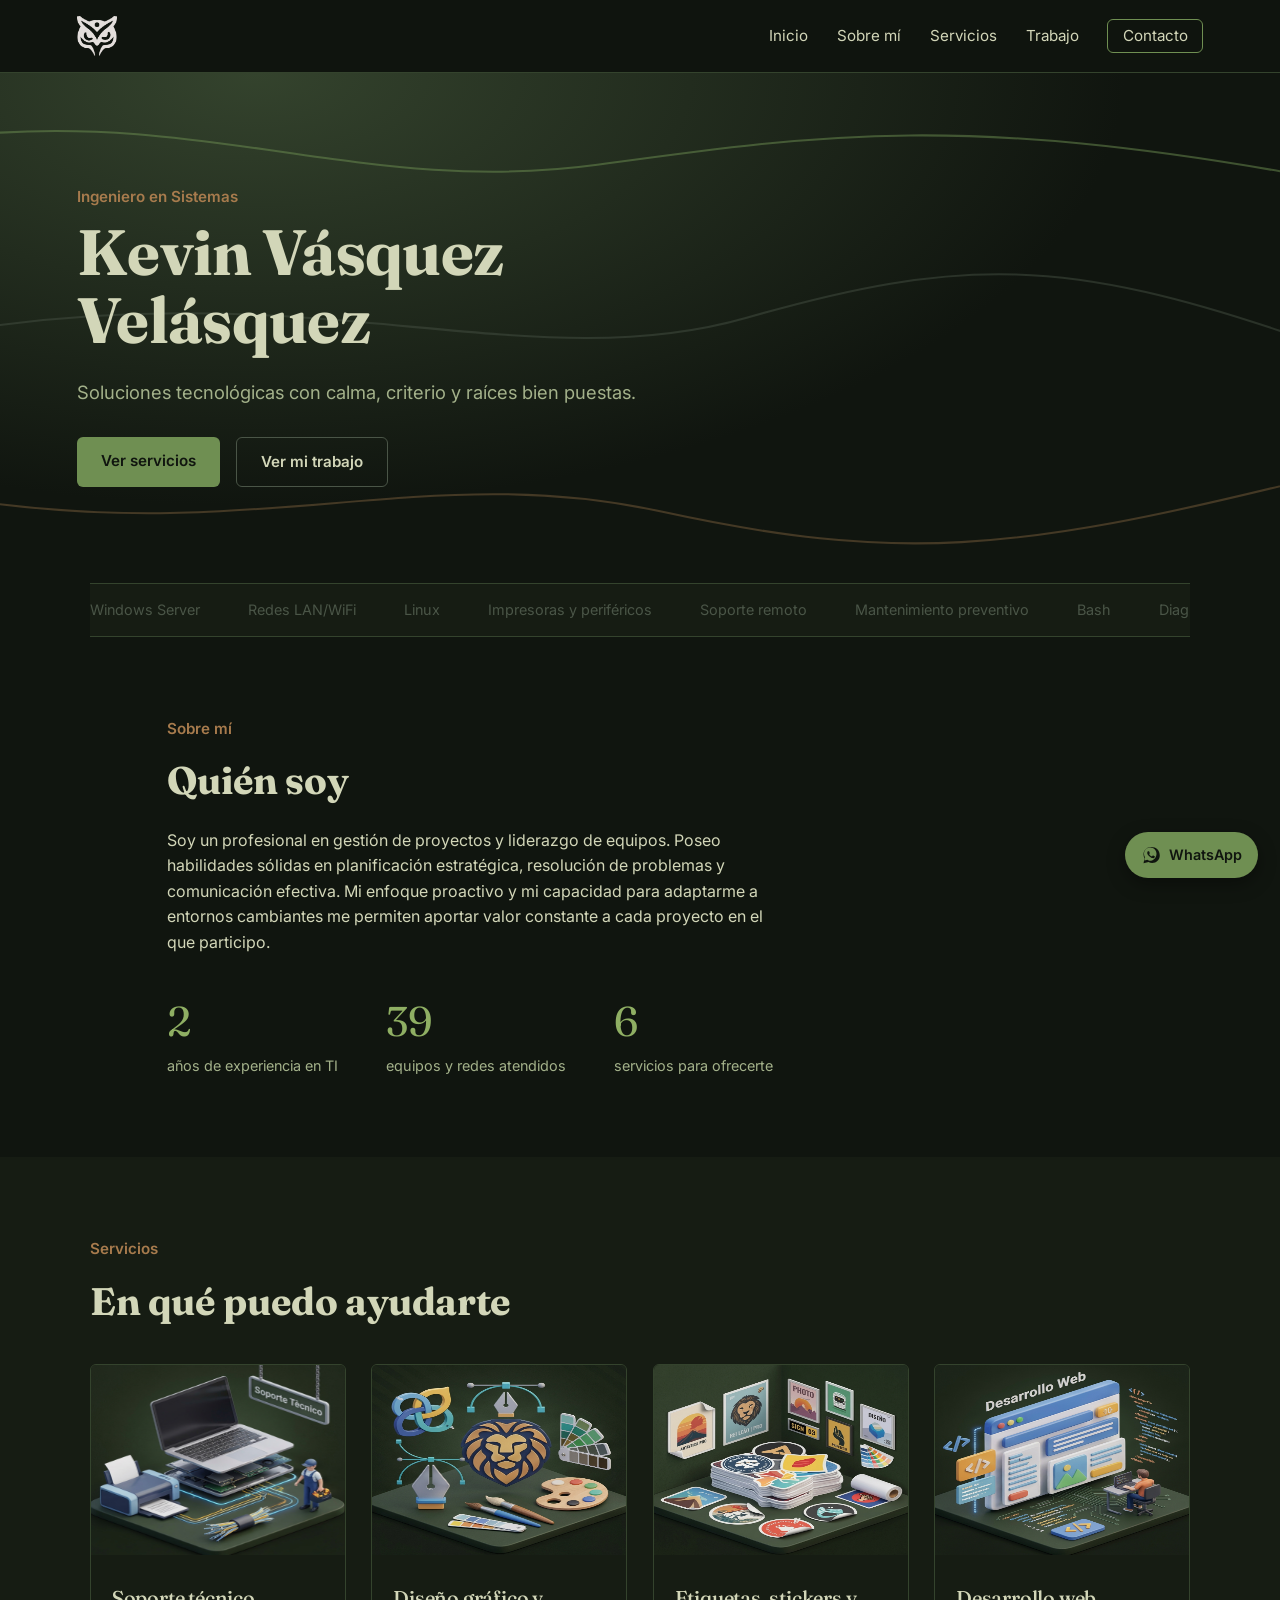
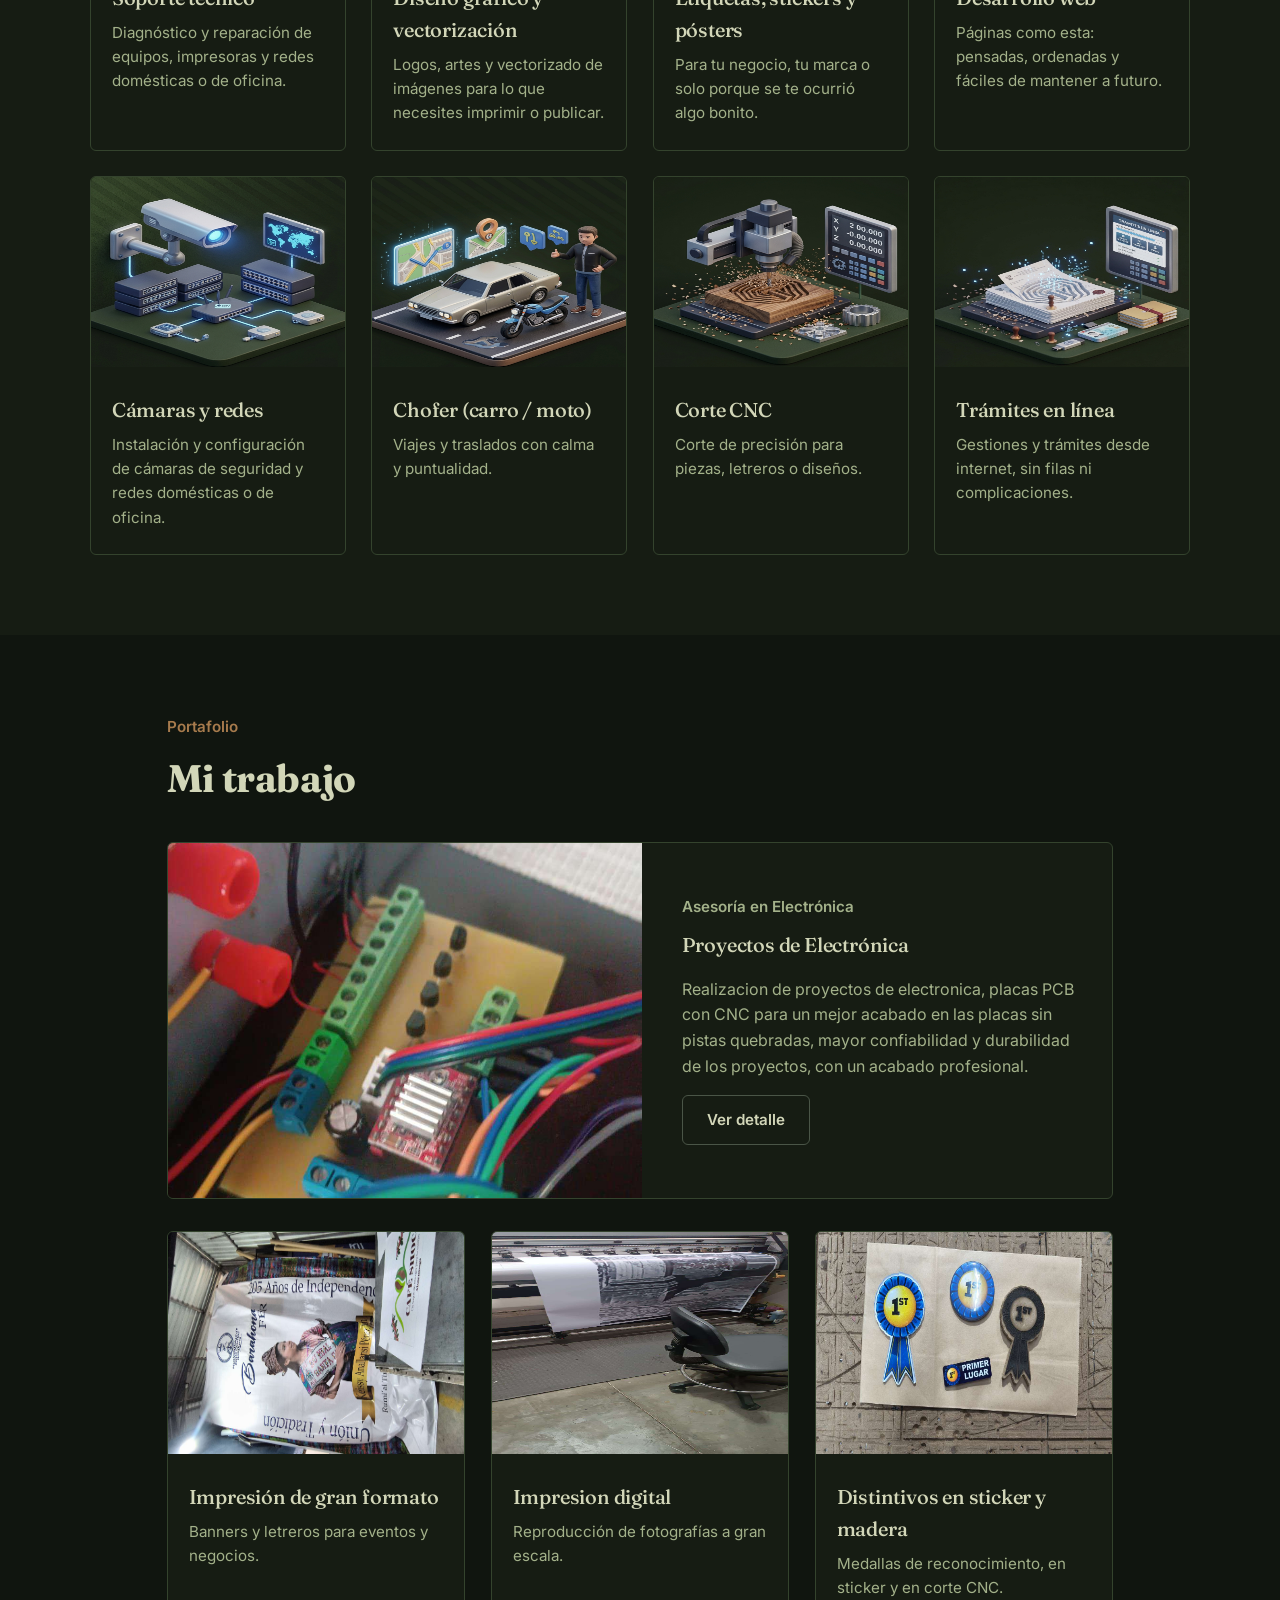
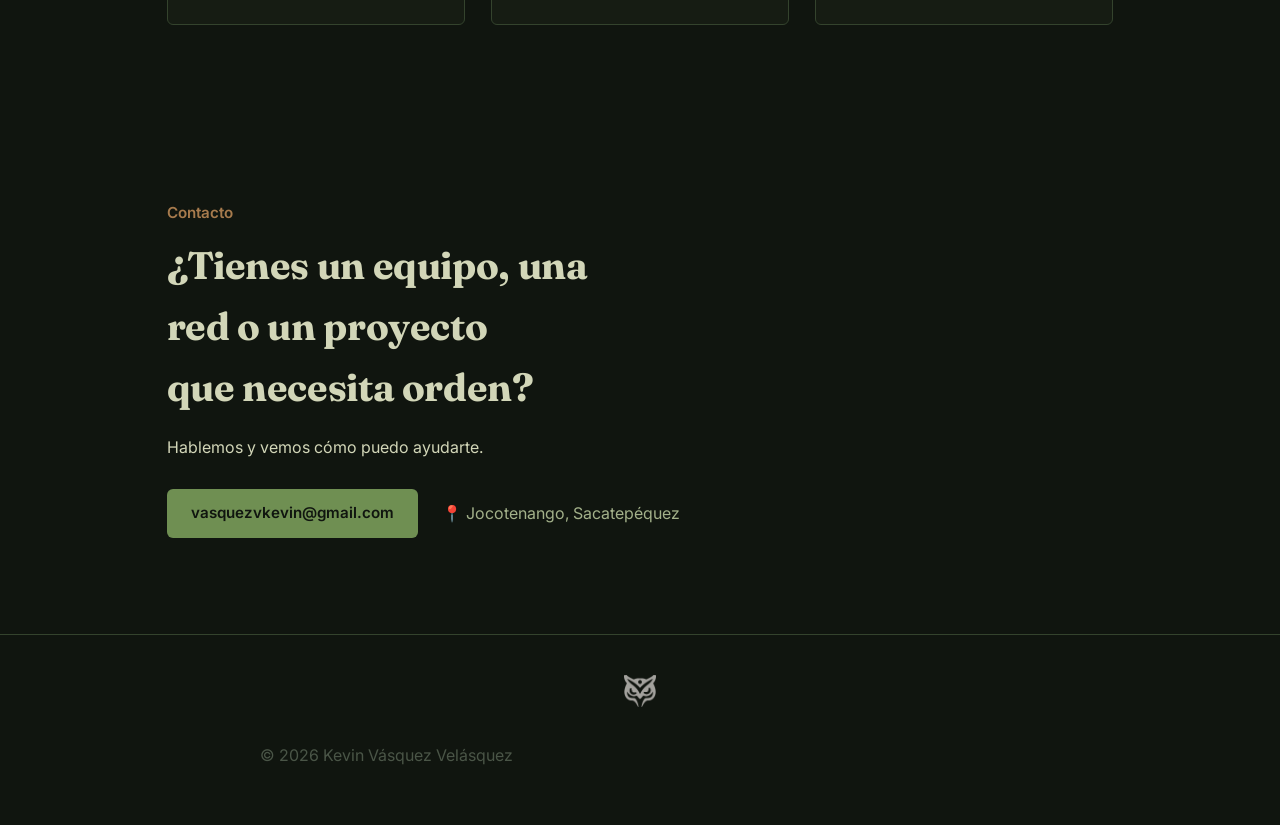
<file: index.html>
<!DOCTYPE html>
<html lang="es">
<head>
<meta charset="UTF-8">
<meta name="viewport" content="width=device-width, initial-scale=1.0">
<title>Kevin Vásquez | Ingeniero en Sistemas</title>
<link rel="preconnect" href="https://fonts.googleapis.com">
<link href="https://fonts.googleapis.com/css2?family=Fraunces:wght@500;700&family=Inter:wght@400;500;600&display=swap" rel="stylesheet">
<link rel="stylesheet" href="css/base.css">
<link rel="stylesheet" href="css/components.css">
<link rel="stylesheet" href="css/home.css">
</head>
<body>
<nav>
  <div class="nav-marca">
    <a href="index.html#inicio"><img class="logoSuperior" src="img/logo.png" alt="Logotipo de Kevin Vásquez"></a>
  </div>
  <button class="nav-toggle" id="navToggle" aria-label="Abrir menú" aria-expanded="false">
    <span></span><span></span><span></span>
  </button>
  <ul class="nav-links" id="navLinks">
    <li><a href="index.html#inicio">Inicio</a></li>
    <li><a href="index.html#perfil">Sobre mí</a></li>
    <li><a href="index.html#servicios">Servicios</a></li>
    <li><a href="index.html#trabajo">Trabajo</a></li>
    <!--<li><a href="trayectoria/index.html">Trayectoria</a></li>-->
    <li><a href="index.html#contacto" class="nav-cta">Contacto</a></li>
  </ul>
</nav>


<header id="inicio">
  <!-- Raíces animadas de fondo: se dibujan solas al cargar la página -->
  <svg class="hero-raices" viewBox="0 0 1200 500" preserveAspectRatio="none" aria-hidden="true">
    <path class="raiz raiz-1" d="M -20 60 C 200 40, 350 120, 560 90 S 900 40, 1220 100" />
    <path class="raiz raiz-2" d="M -20 420 C 250 460, 400 380, 620 430 S 950 470, 1220 400" />
    <path class="raiz raiz-3" d="M -20 250 C 300 200, 500 300, 700 240 S 1000 180, 1220 260" />
  </svg>

  <div class="hero-contenido">
    <p class="eyebrow" data-anim="1">Ingeniero en Sistemas</p>
    <h1 data-anim="2">Kevin Vásquez Velásquez</h1>
    <p class="tagline" data-anim="3">Soluciones tecnológicas con calma, criterio y raíces bien puestas.</p>
    <div class="hero-botones" data-anim="4">
      <a href="#servicios" class="boton boton-primario">Ver servicios</a>
      <a href="#trabajo" class="boton boton-secundario">Ver mi trabajo</a>
    </div>
  </div>
</header>

<main>

  <!-- Cinta de herramientas / tecnologías, estilo "logos de clientes" pero con tu stack -->
  <section class="cinta-stack" aria-label="Herramientas y tecnologías">
    <div class="cinta-track">
      <span>Windows Server</span><span>Redes LAN/WiFi</span><span>Linux</span><span>Impresoras y periféricos</span>
      <span>Soporte remoto</span><span>Mantenimiento preventivo</span><span>Bash</span><span>Diagnóstico de hardware</span>
      <!-- duplicado para el loop continuo -->
      <span>Windows Server</span><span>Redes LAN/WiFi</span><span>Linux</span><span>Impresoras y periféricos</span>
      <span>Soporte remoto</span><span>Mantenimiento preventivo</span><span>Bash</span><span>Diagnóstico de hardware</span>
    </div>
  </section>

  <section id="perfil">
    <p class="eyebrow">Sobre mí</p>
    <h2>Quién soy</h2>
    <p>
      Soy un profesional en gestión de proyectos y liderazgo de equipos.
      Poseo habilidades sólidas en planificación estratégica, resolución
      de problemas y comunicación efectiva. Mi enfoque proactivo y mi
      capacidad para adaptarme a entornos cambiantes me permiten aportar
      valor constante a cada proyecto en el que participo.
    </p>

    <div class="stats-fila">
      <div class="stat">
        <span class="stat-numero" data-target="2">0</span>
        <span class="stat-label">años de experiencia en TI</span>
      </div>
      <div class="stat">
        <span class="stat-numero" data-target="50">0</span>
        <span class="stat-label">equipos y redes atendidos</span>
      </div>
      <div class="stat">
        <span class="stat-numero" data-target="8">0</span>
        <span class="stat-label">servicios para ofrecerte</span>
      </div>
    </div>
  </section>

  <section id="servicios" class="seccion-alt">
    <p class="eyebrow">Servicios</p>
    <h2>En qué puedo ayudarte</h2>


    <div class="grid-servicios">
      <a class="tarjeta-servicio" href="servicios/soporte-tecnico.html">
        <img class="tarjeta-imagen" src="img/servicio-soporte.jpg" alt="Soporte técnico" loading="lazy">
        <div class="tarjeta-texto">
          <h3>Soporte técnico</h3>
          <p>Diagnóstico y reparación de equipos, impresoras y redes domésticas o de oficina.</p>
        </div>
      </a>

      <a class="tarjeta-servicio" href="servicios/diseno-grafico.html">
        <img class="tarjeta-imagen" src="img/servicio-diseno.jpg" alt="Diseño gráfico y vectorización" loading="lazy">
        <div class="tarjeta-texto">
          <h3>Diseño gráfico y vectorización</h3>
          <p>Logos, artes y vectorizado de imágenes para lo que necesites imprimir o publicar.</p>
        </div>
      </a>

      <a class="tarjeta-servicio" href="servicios/etiquetas-stickers.html">
        <img class="tarjeta-imagen" src="img/servicio-stickers.jpg" alt="Etiquetas, stickers y pósters" loading="lazy">
        <div class="tarjeta-texto">
          <h3>Etiquetas, stickers y pósters</h3>
          <p>Para tu negocio, tu marca o solo porque se te ocurrió algo bonito.</p>
        </div>
      </a>

      <a class="tarjeta-servicio" href="servicios/desarrollo-web.html">
        <img class="tarjeta-imagen" src="img/servicio-web.jpg" alt="Desarrollo web" loading="lazy">
        <div class="tarjeta-texto">
          <h3>Desarrollo web</h3>
          <p>Páginas como esta: pensadas, ordenadas y fáciles de mantener a futuro.</p>
        </div>
      </a>

      <a class="tarjeta-servicio" href="servicios/camaras-redes.html">
        <img class="tarjeta-imagen" src="img/servicio-camaras.jpg" alt="Cámaras y redes" loading="lazy">
        <div class="tarjeta-texto">
          <h3>Cámaras y redes</h3>
          <p>Instalación y configuración de cámaras de seguridad y redes domésticas o de oficina.</p>
        </div>
      </a>

      <a class="tarjeta-servicio" href="servicios/chofer.html">
        <img class="tarjeta-imagen" src="img/servicio-chofer.jpg" alt="Chofer (carro / moto)" loading="lazy">
        <div class="tarjeta-texto">
          <h3>Chofer (carro / moto)</h3>
          <p>Viajes y traslados con calma y puntualidad.</p>
        </div>
      </a>

      <a class="tarjeta-servicio" href="servicios/corte-cnc.html">
        <img class="tarjeta-imagen" src="img/servicio-cnc.jpg" alt="Corte CNC" loading="lazy">
        <div class="tarjeta-texto">
          <h3>Corte CNC</h3>
          <p>Corte de precisión para piezas, letreros o diseños.</p>
        </div>
      </a>

      <a class="tarjeta-servicio" href="servicios/tramites-en-linea.html">
        <img class="tarjeta-imagen" src="img/servicio-tramites.jpg" alt="Trámites en línea" loading="lazy">
        <div class="tarjeta-texto">
          <h3>Trámites en línea</h3>
          <p>Gestiones y trámites desde internet, sin filas ni complicaciones.</p>
        </div>
      </a>
    </div>
  </section>

  <section id="trabajo">
    <p class="eyebrow">Portafolio</p>
    <h2>Mi trabajo</h2>

    <!-- Proyecto destacado, como el "caso de éxito" grande de btodigital -->
    <article class="proyecto-destacado">
      <img class="proyecto-imagen" src="img/trabajo-destacado.jpg" alt="Proyecto de electrónica con Arduino">
      <div class="proyecto-texto">
        <p class="eyebrow">Asesoría en Electrónica</p>
        <h3>Proyectos de Electrónica</h3>
        <p>
          Realizacion de proyectos de electronica, placas PCB con CNC para un mejor acabado
          en las placas sin pistas quebradas, mayor confiabilidad y durabilidad de los proyectos, con un acabado profesional.
        </p>
        <a href="#contacto" class="boton boton-secundario">Ver detalle</a>
      </div>
    </article>

    <div class="grid-servicios">
      <article class="tarjeta-servicio">
        <img class="tarjeta-imagen" src="img/trabajo-banner.jpg" alt="Banner e impresión de gran formato">
        <div class="tarjeta-texto">
          <h3>Impresión de gran formato</h3>
          <p>Banners y letreros para eventos y negocios.</p>
        </div>
      </article>
      <article class="tarjeta-servicio">
        <img class="tarjeta-imagen" src="img/trabajo-lona.jpg" alt="Impresión de lona fotográfica">
        <div class="tarjeta-texto">
          <h3>Impresion digital</h3>
          <p>Reproducción de fotografías a gran escala.</p>
        </div>
      </article>
      <article class="tarjeta-servicio">
        <img class="tarjeta-imagen" src="img/trabajo-medallas.jpg" alt="Medallas y distintivos en sticker y madera">
        <div class="tarjeta-texto">
          <h3>Distintivos en sticker y madera</h3>
          <p>Medallas de reconocimiento, en sticker y en corte CNC.</p>
        </div>
      </article>
    </div>
  </section>

  <!-- Blog aún no habilitado — descomentar cuando haya contenido real
  <section class="blog-teaser">
    <div class="blog-teaser-caja">
      <div>
        <p class="eyebrow">Blog</p>
        <h2>Fuera de horario</h2>
        <p>Un lado más personal, aparte de lo profesional — historias, ideas y lo que se me ocurra escribir.</p>
      </div>
      <a href="blog/index.html" class="boton boton-secundario">Ver el blog</a>
    </div>
  </section>
  -->

  <section id="contacto" class="contacto-final">
    <p class="eyebrow">Contacto</p>
    <h2>¿Tienes un equipo, una red o un proyecto<br>que necesita orden?</h2>
    <p>Hablemos y vemos cómo puedo ayudarte.</p>
    <div class="contacto-datos">
      <a href="mailto:vasquezvkevin@gmail.com" class="boton boton-primario">vasquezvkevin@gmail.com</a>
      <p class="contacto-ubicacion">📍 Jocotenango, Sacatepéquez</p>
    </div>
  </section>

</main>

<footer>
  <img class="logoFooter" src="img/logo.png" alt="Logotipo de Kevin Vásquez">
  <p>© 2026 Kevin Vásquez Velásquez</p>
</footer>

<script type="module" src="js/main.js"></script>
</body>
</html>
</file>
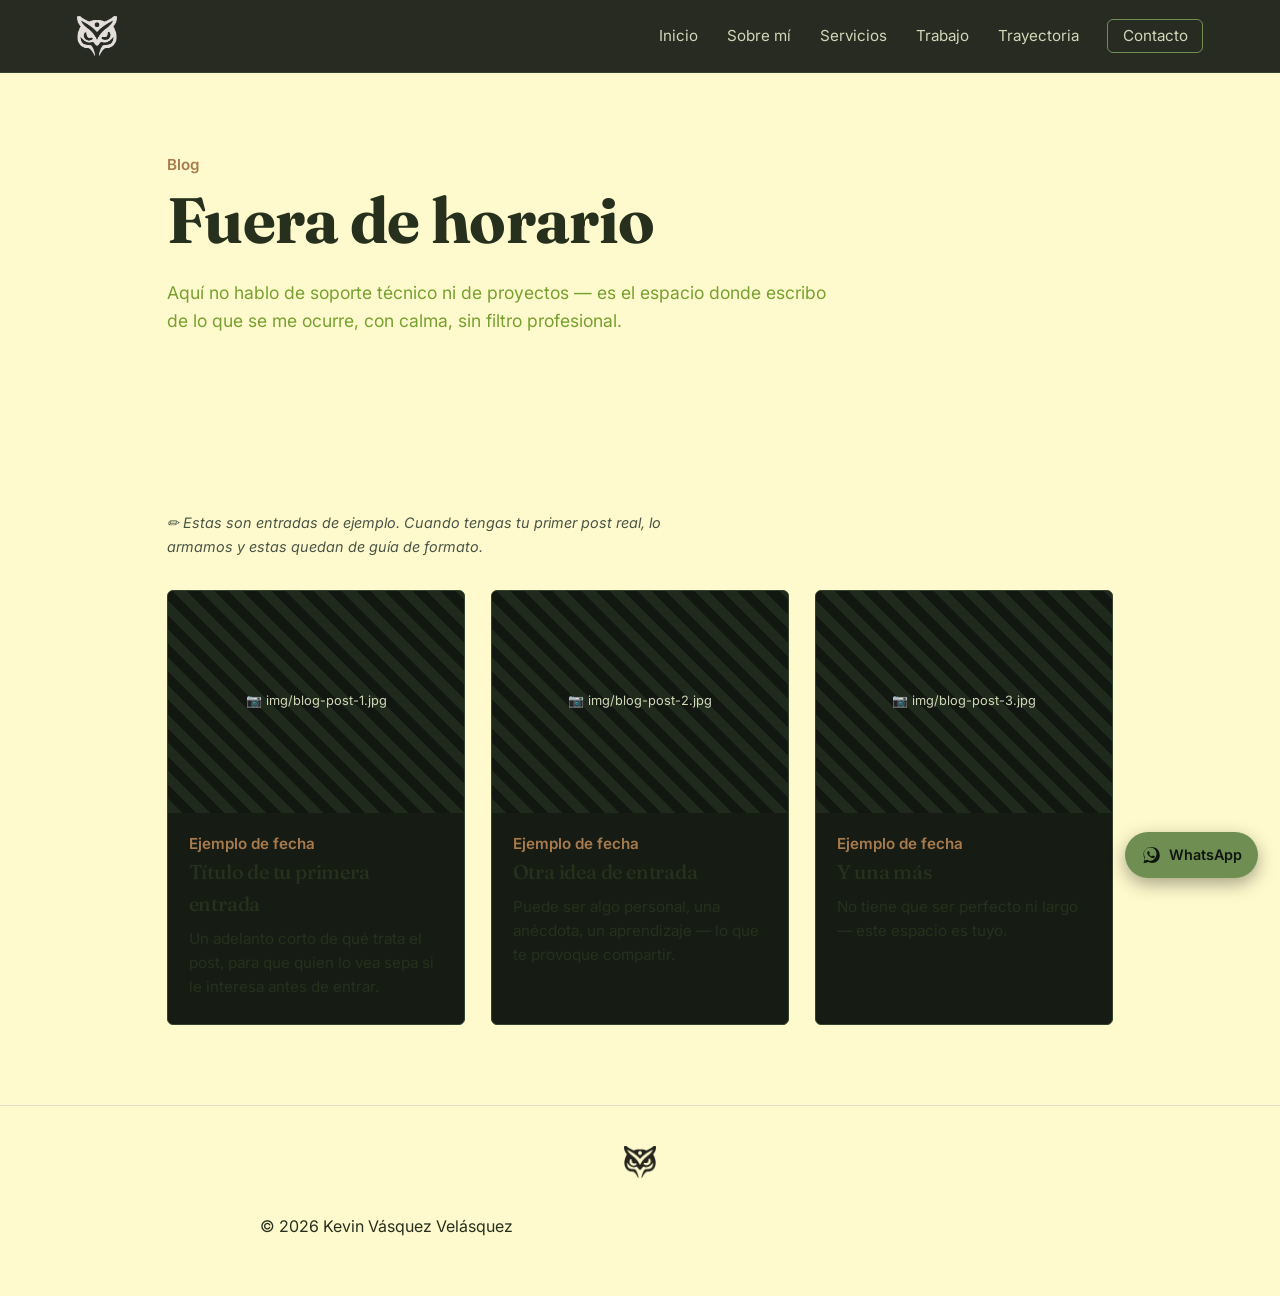
<file: blog/index.html>
<!DOCTYPE html>
<html lang="es">
<head>
<meta charset="UTF-8">
<meta name="viewport" content="width=device-width, initial-scale=1.0">
<title>Blog | Kevin Vásquez</title>
<link rel="preconnect" href="https://fonts.googleapis.com">
<link href="https://fonts.googleapis.com/css2?family=Fraunces:wght@500;700&family=Inter:wght@400;500;600&display=swap" rel="stylesheet">
<link rel="stylesheet" href="../css/base.css">
<link rel="stylesheet" href="../css/components.css">
<link rel="stylesheet" href="../css/servicio.css">
</head>
<body class="pagina-interna">
<nav>
  <div class="nav-marca">
    <a href="../index.html#inicio"><img class="logoSuperior" src="../img/logo.png" alt="Logotipo de Kevin Vásquez"></a>
  </div>
  <button class="nav-toggle" id="navToggle" aria-label="Abrir menú" aria-expanded="false">
    <span></span><span></span><span></span>
  </button>
  <ul class="nav-links" id="navLinks">
    <li><a href="../index.html#inicio">Inicio</a></li>
    <li><a href="../index.html#perfil">Sobre mí</a></li>
    <li><a href="../index.html#servicios">Servicios</a></li>
    <li><a href="../index.html#trabajo">Trabajo</a></li>
    <li><a href="../trayectoria/index.html">Trayectoria</a></li>
    <li><a href="../index.html#contacto" class="nav-cta">Contacto</a></li>
  </ul>
</nav>


<section class="servicio-hero">
  <p class="eyebrow">Blog</p>
  <h1>Fuera de horario</h1>
  <p class="resumen">
    Aquí no hablo de soporte técnico ni de proyectos — es el espacio donde
    escribo de lo que se me ocurre, con calma, sin filtro profesional.
  </p>
</section>

<section>
  <p class="nota-editar">✏️ Estas son entradas de ejemplo. Cuando tengas tu primer post real, lo armamos y estas quedan de guía de formato.</p>

  <div class="grid-servicios">
    <a class="tarjeta-servicio" href="#">
      <div class="tarjeta-imagen placeholder-img" data-placeholder="img/blog-post-1.jpg"></div>
      <div class="tarjeta-texto">
        <p class="eyebrow">Ejemplo de fecha</p>
        <h3>Título de tu primera entrada</h3>
        <p>Un adelanto corto de qué trata el post, para que quien lo vea sepa si le interesa antes de entrar.</p>
      </div>
    </a>

    <a class="tarjeta-servicio" href="#">
      <div class="tarjeta-imagen placeholder-img" data-placeholder="img/blog-post-2.jpg"></div>
      <div class="tarjeta-texto">
        <p class="eyebrow">Ejemplo de fecha</p>
        <h3>Otra idea de entrada</h3>
        <p>Puede ser algo personal, una anécdota, un aprendizaje — lo que te provoque compartir.</p>
      </div>
    </a>

    <a class="tarjeta-servicio" href="#">
      <div class="tarjeta-imagen placeholder-img" data-placeholder="img/blog-post-3.jpg"></div>
      <div class="tarjeta-texto">
        <p class="eyebrow">Ejemplo de fecha</p>
        <h3>Y una más</h3>
        <p>No tiene que ser perfecto ni largo — este espacio es tuyo.</p>
      </div>
    </a>
  </div>
</section>

<footer>
  <img class="logoFooter" src="../img/logo.png" alt="Logotipo de Kevin Vásquez">
  <p>© 2026 Kevin Vásquez Velásquez</p>
</footer>

<script type="module" src="../js/main.js"></script>
</body>
</html>
</file>
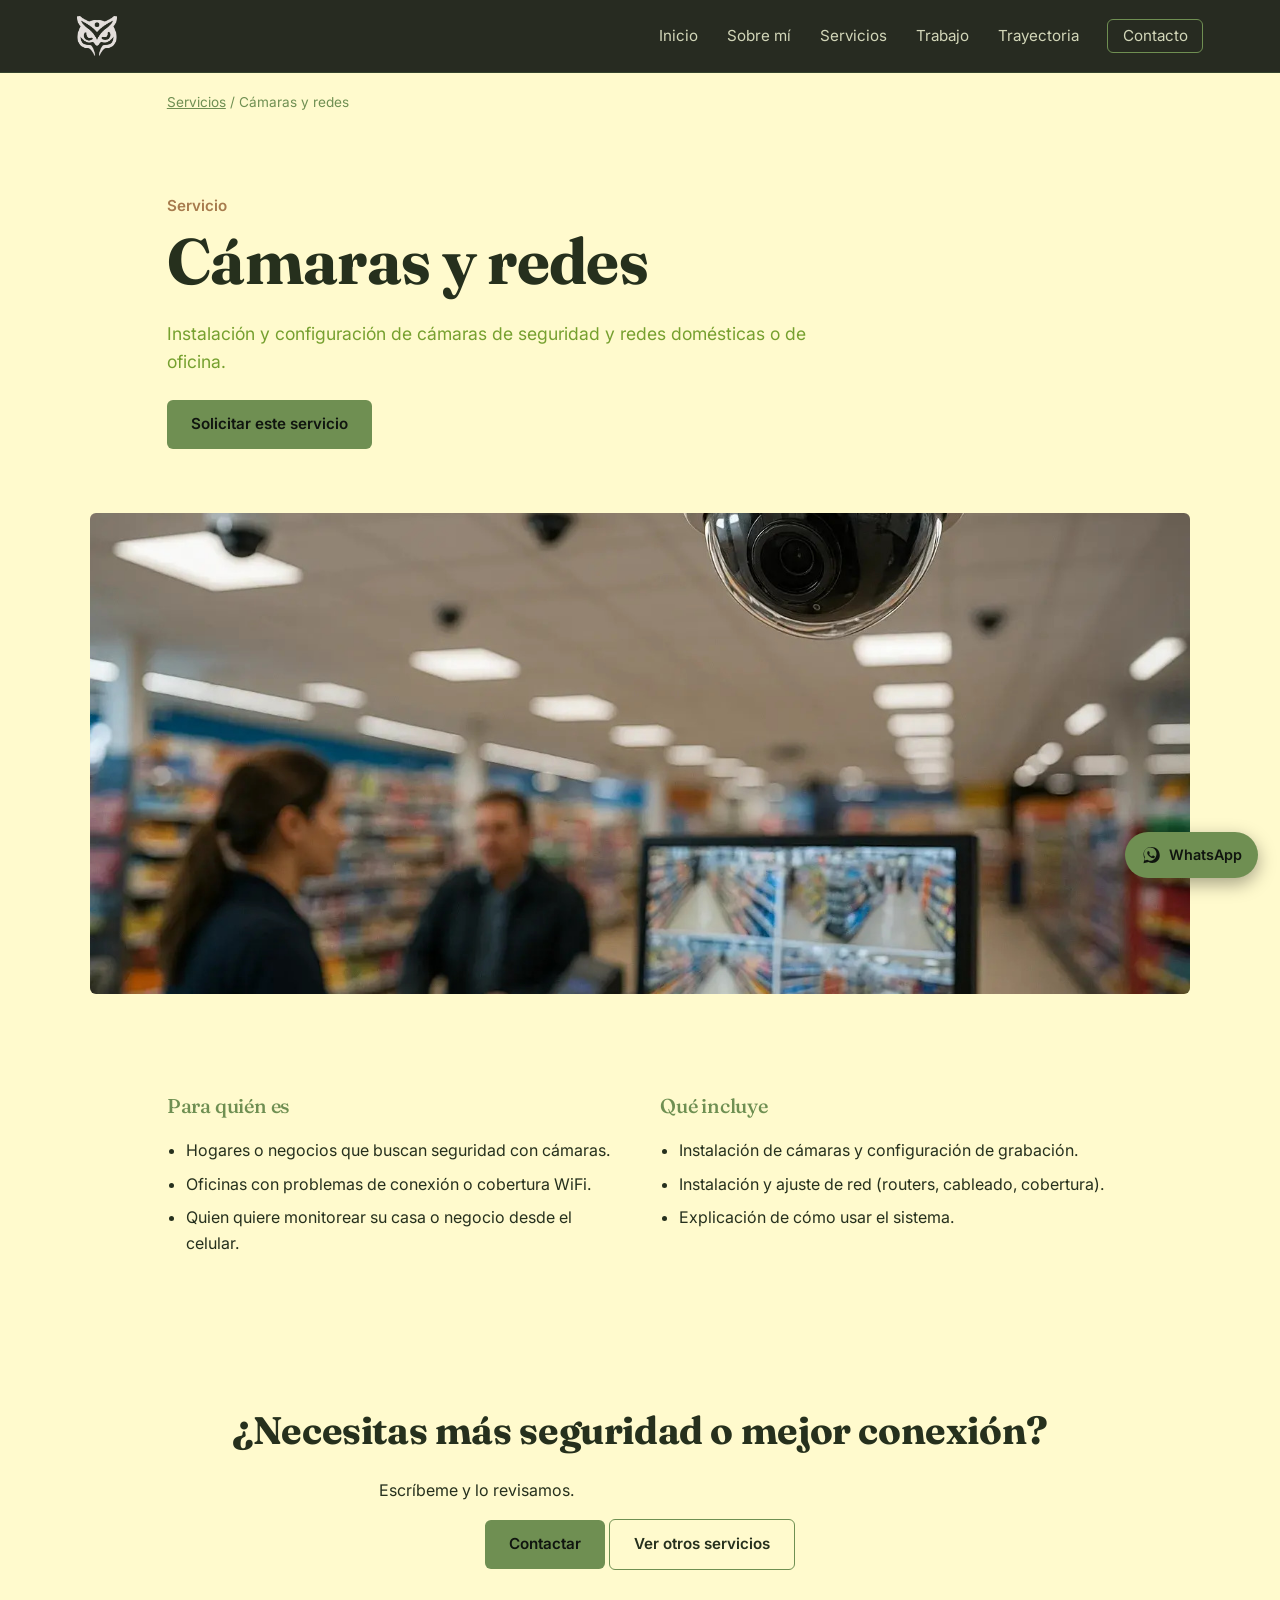
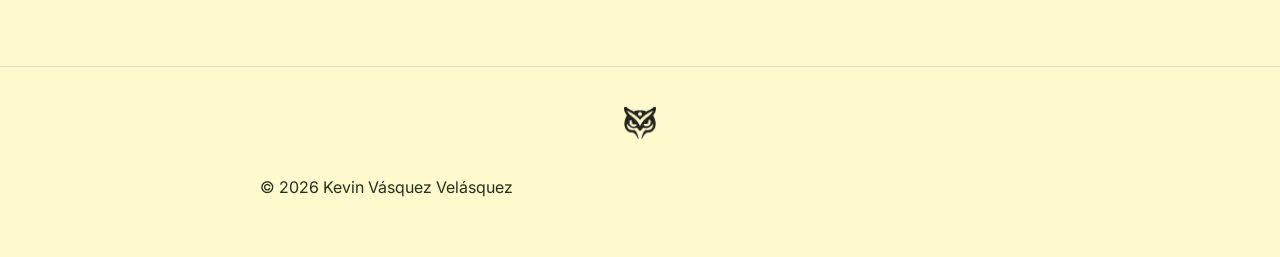
<file: servicios/camaras-redes.html>
<!DOCTYPE html>
<html lang="es">
<head>
<meta charset="UTF-8">
<meta name="viewport" content="width=device-width, initial-scale=1.0">
<title>Cámaras y redes | Kevin Vásquez</title>
<link rel="preconnect" href="https://fonts.googleapis.com">
<link href="https://fonts.googleapis.com/css2?family=Fraunces:wght@500;700&family=Inter:wght@400;500;600&display=swap" rel="stylesheet">
<link rel="stylesheet" href="../css/base.css">
<link rel="stylesheet" href="../css/components.css">
<link rel="stylesheet" href="../css/servicio.css">
</head>
<body class="pagina-interna">
<nav>
  <div class="nav-marca">
    <a href="../index.html#inicio"><img class="logoSuperior" src="../img/logo.png" alt="Logotipo de Kevin Vásquez"></a>
  </div>
  <button class="nav-toggle" id="navToggle" aria-label="Abrir menú" aria-expanded="false">
    <span></span><span></span><span></span>
  </button>
  <ul class="nav-links" id="navLinks">
    <li><a href="../index.html#inicio">Inicio</a></li>
    <li><a href="../index.html#perfil">Sobre mí</a></li>
    <li><a href="../index.html#servicios">Servicios</a></li>
    <li><a href="../index.html#trabajo">Trabajo</a></li>
    <li><a href="../trayectoria/index.html">Trayectoria</a></li>
    <li><a href="../index.html#contacto" class="nav-cta">Contacto</a></li>
  </ul>
</nav>


<p class="migas"><a href="../index.html#servicios">Servicios</a> / Cámaras y redes</p>

<section class="servicio-hero">
  <p class="eyebrow">Servicio</p>
  <h1>Cámaras y redes</h1>
  <p class="resumen">
    Instalación y configuración de cámaras de seguridad y redes domésticas
    o de oficina.
  </p>
  <div class="hero-botones">
    <a href="../index.html#contacto" class="boton boton-primario">Solicitar este servicio</a>
  </div>
</section>

<img class="servicio-imagen-portada" src="../img/camaras-portada.jpg" alt="Equipo DVR de cámaras de seguridad" loading="lazy">

<section class="servicio-detalle">
  <div>
    <h3>Para quién es</h3>
    <ul>
      <li>Hogares o negocios que buscan seguridad con cámaras.</li>
      <li>Oficinas con problemas de conexión o cobertura WiFi.</li>
      <li>Quien quiere monitorear su casa o negocio desde el celular.</li>
    </ul>
  </div>
  <div>
    <h3>Qué incluye</h3>
    <ul>
      <li>Instalación de cámaras y configuración de grabación.</li>
      <li>Instalación y ajuste de red (routers, cableado, cobertura).</li>
      <li>Explicación de cómo usar el sistema.</li>
    </ul>

  </div>
</section>

<section class="servicio-cta">
  <h2>¿Necesitas más seguridad o mejor conexión?</h2>
  <p>Escríbeme y lo revisamos.</p>
  <div class="hero-botones">
    <a href="../index.html#contacto" class="boton boton-primario">Contactar</a>
    <a href="../index.html#servicios" class="boton boton-secundario">Ver otros servicios</a>
  </div>
</section>

<footer>
  <img class="logoFooter" src="../img/logo.png" alt="Logotipo de Kevin Vásquez">
  <p>© 2026 Kevin Vásquez Velásquez</p>
</footer>

<script type="module" src="../js/main.js"></script>
</body>
</html>
</file>
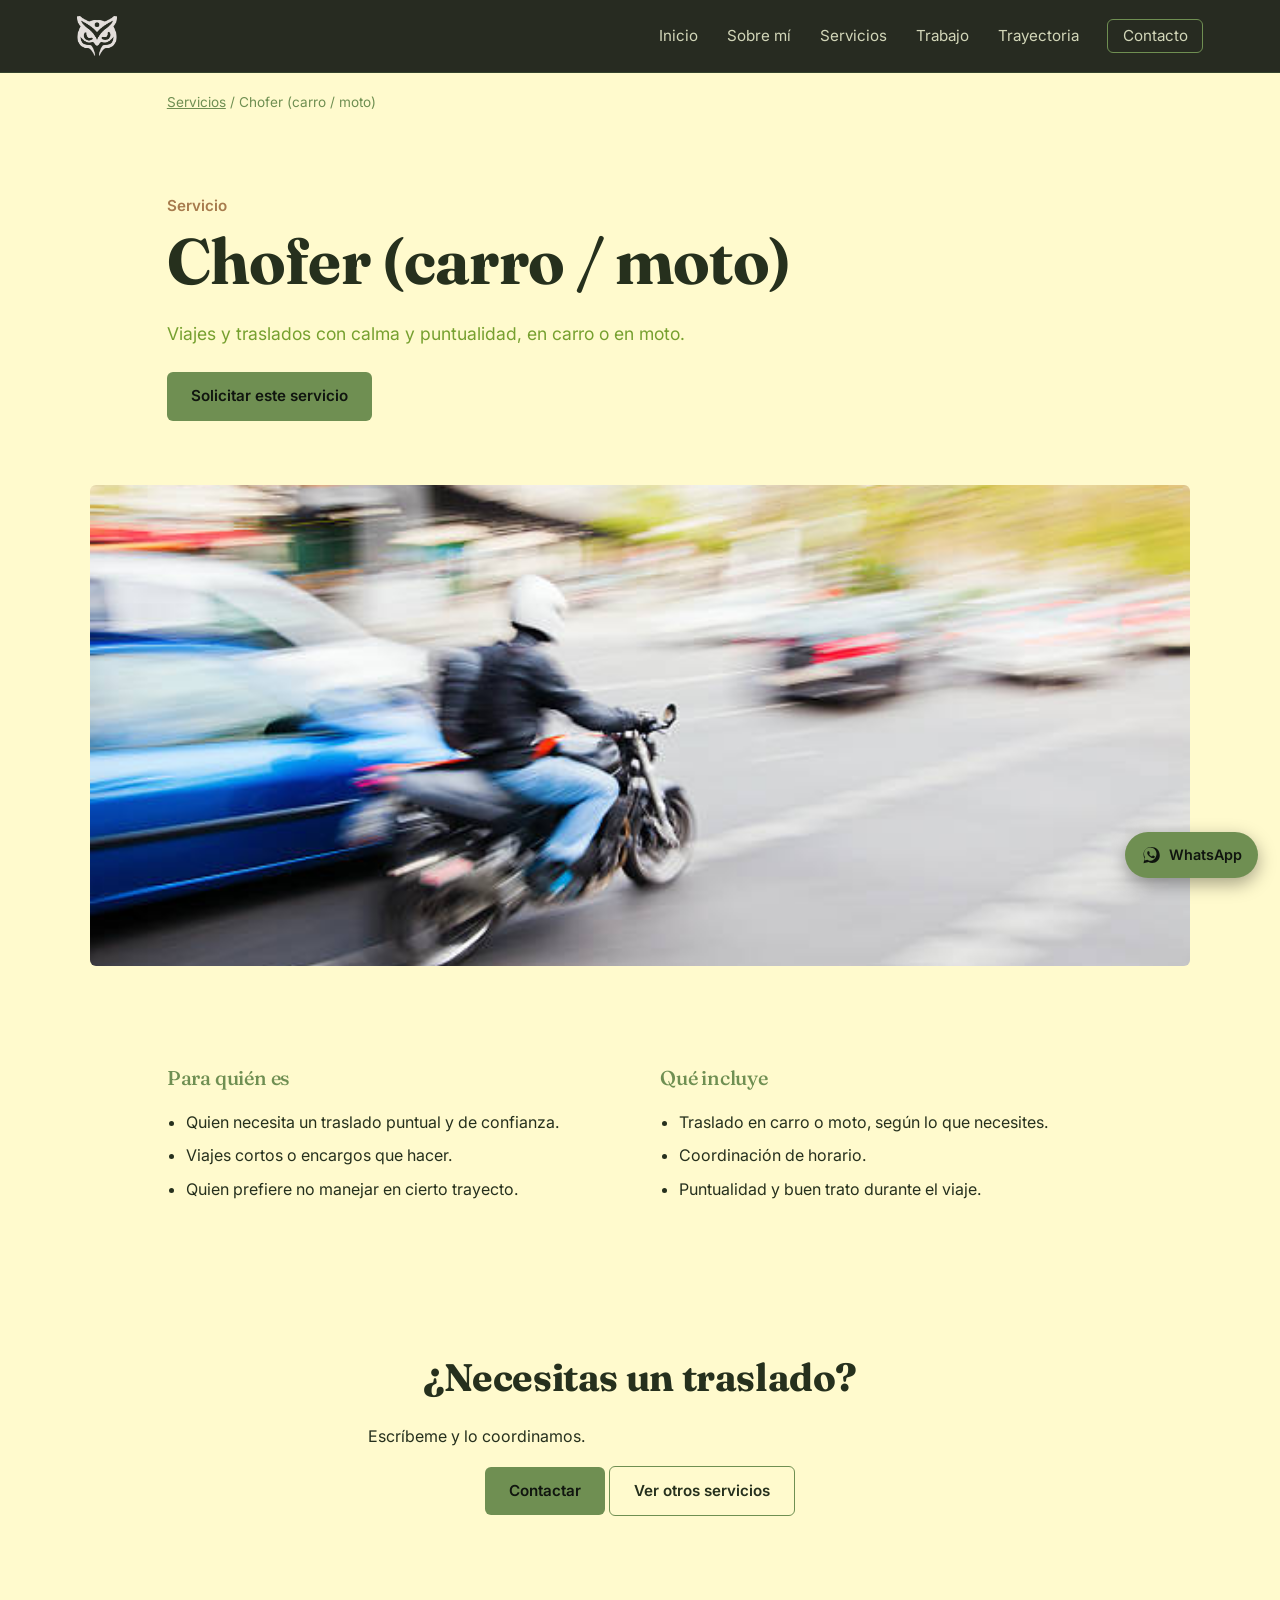
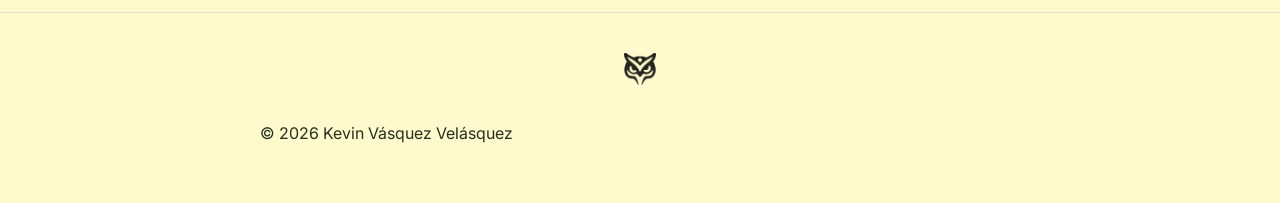
<file: servicios/chofer.html>
<!DOCTYPE html>
<html lang="es">
<head>
<meta charset="UTF-8">
<meta name="viewport" content="width=device-width, initial-scale=1.0">
<title>Chofer (carro / moto) | Kevin Vásquez</title>
<link rel="preconnect" href="https://fonts.googleapis.com">
<link href="https://fonts.googleapis.com/css2?family=Fraunces:wght@500;700&family=Inter:wght@400;500;600&display=swap" rel="stylesheet">
<link rel="stylesheet" href="../css/base.css">
<link rel="stylesheet" href="../css/components.css">
<link rel="stylesheet" href="../css/servicio.css">
</head>
<body class="pagina-interna">
<nav>
  <div class="nav-marca">
    <a href="../index.html#inicio"><img class="logoSuperior" src="../img/logo.png" alt="Logotipo de Kevin Vásquez"></a>
  </div>
  <button class="nav-toggle" id="navToggle" aria-label="Abrir menú" aria-expanded="false">
    <span></span><span></span><span></span>
  </button>
  <ul class="nav-links" id="navLinks">
    <li><a href="../index.html#inicio">Inicio</a></li>
    <li><a href="../index.html#perfil">Sobre mí</a></li>
    <li><a href="../index.html#servicios">Servicios</a></li>
    <li><a href="../index.html#trabajo">Trabajo</a></li>
    <li><a href="../trayectoria/index.html">Trayectoria</a></li>
    <li><a href="../index.html#contacto" class="nav-cta">Contacto</a></li>
  </ul>
</nav>


<p class="migas"><a href="../index.html#servicios">Servicios</a> / Chofer (carro / moto)</p>

<section class="servicio-hero">
  <p class="eyebrow">Servicio</p>
  <h1>Chofer (carro / moto)</h1>
  <p class="resumen">
    Viajes y traslados con calma y puntualidad, en carro o en moto.
  </p>
  <div class="hero-botones">
    <a href="../index.html#contacto" class="boton boton-primario">Solicitar este servicio</a>
  </div>
</section>

<img class="servicio-imagen-portada" src="../img/chofer-portada.jpg" alt="Viaje en carro al atardecer" loading="lazy">

<section class="servicio-detalle">
  <div>
    <h3>Para quién es</h3>
    <ul>
      <li>Quien necesita un traslado puntual y de confianza.</li>
      <li>Viajes cortos o encargos que hacer.</li>
      <li>Quien prefiere no manejar en cierto trayecto.</li>
    </ul>
  </div>
  <div>
    <h3>Qué incluye</h3>
    <ul>
      <li>Traslado en carro o moto, según lo que necesites.</li>
      <li>Coordinación de horario.</li>
      <li>Puntualidad y buen trato durante el viaje.</li>
    </ul>

  </div>
</section>

<section class="servicio-cta">
  <h2>¿Necesitas un traslado?</h2>
  <p>Escríbeme y lo coordinamos.</p>
  <div class="hero-botones">
    <a href="../index.html#contacto" class="boton boton-primario">Contactar</a>
    <a href="../index.html#servicios" class="boton boton-secundario">Ver otros servicios</a>
  </div>
</section>

<footer>
  <img class="logoFooter" src="../img/logo.png" alt="Logotipo de Kevin Vásquez">
  <p>© 2026 Kevin Vásquez Velásquez</p>
</footer>

<script type="module" src="../js/main.js"></script>
</body>
</html>
</file>
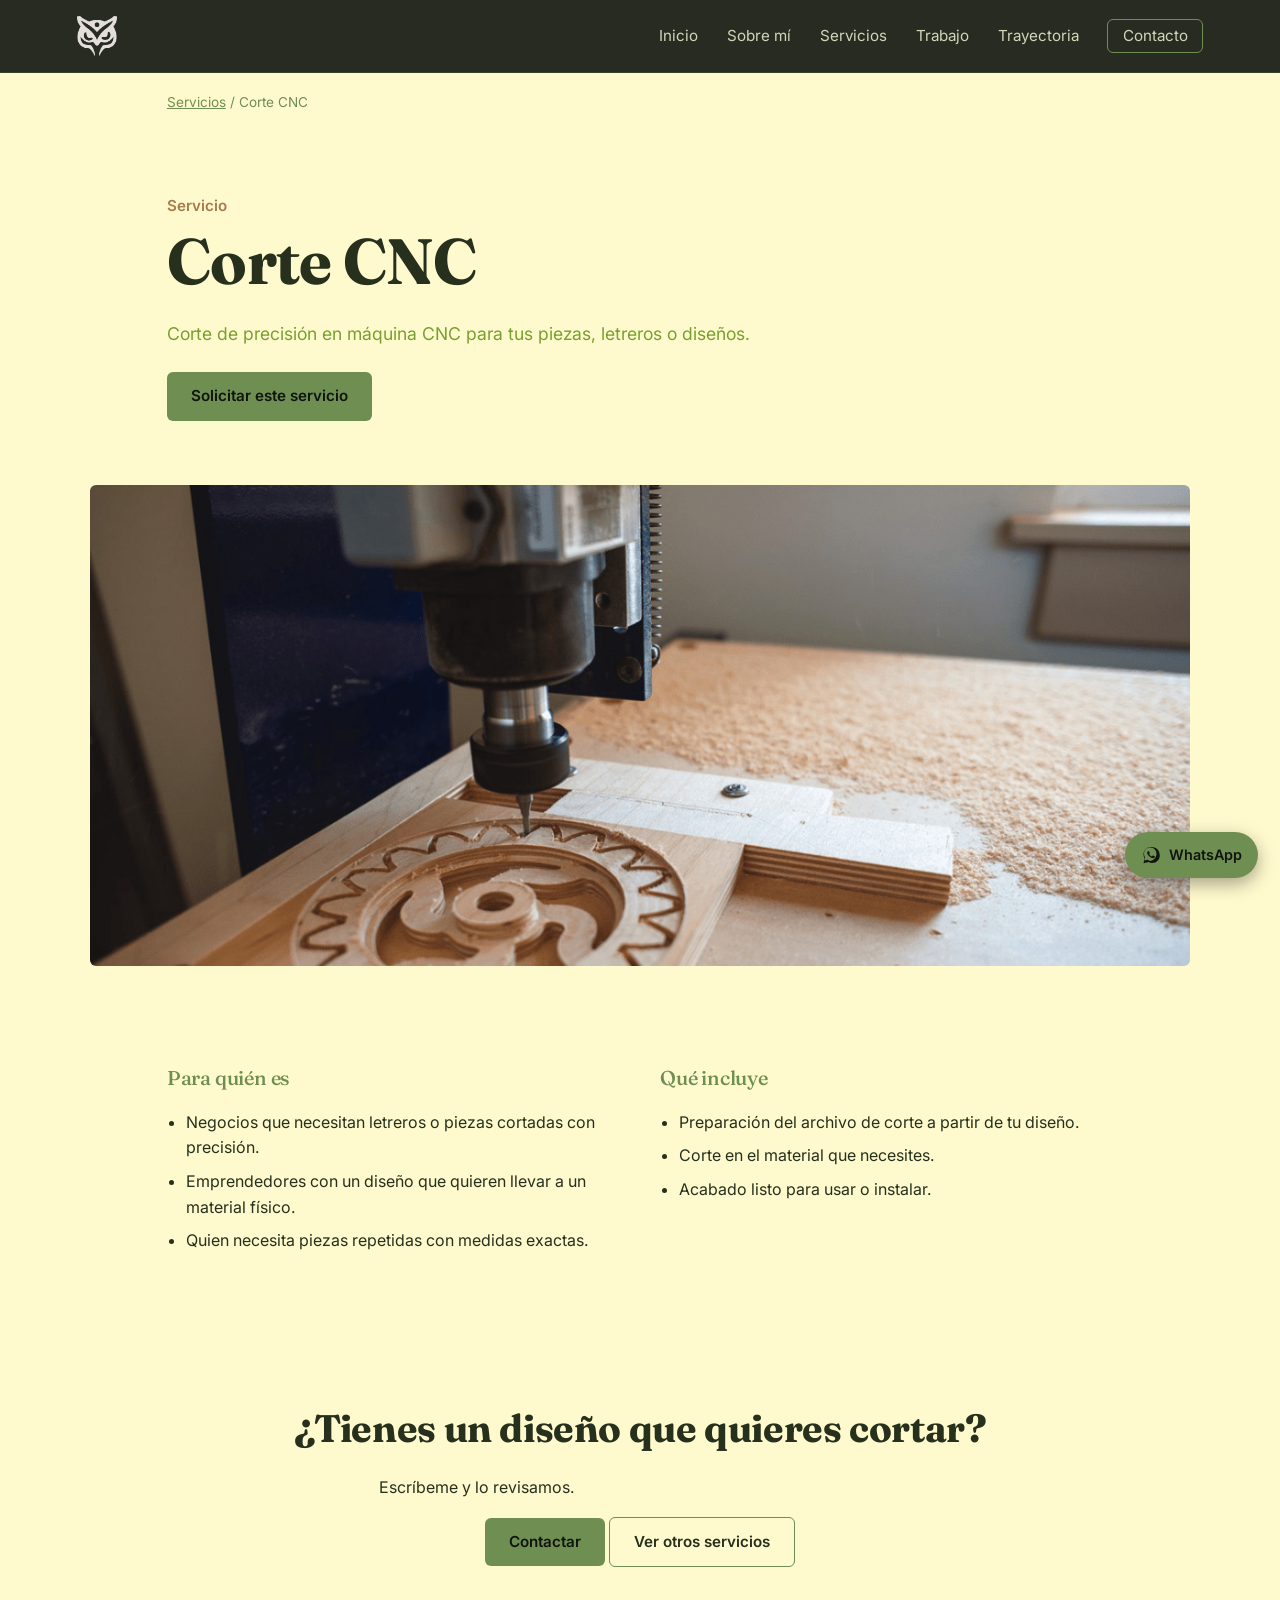
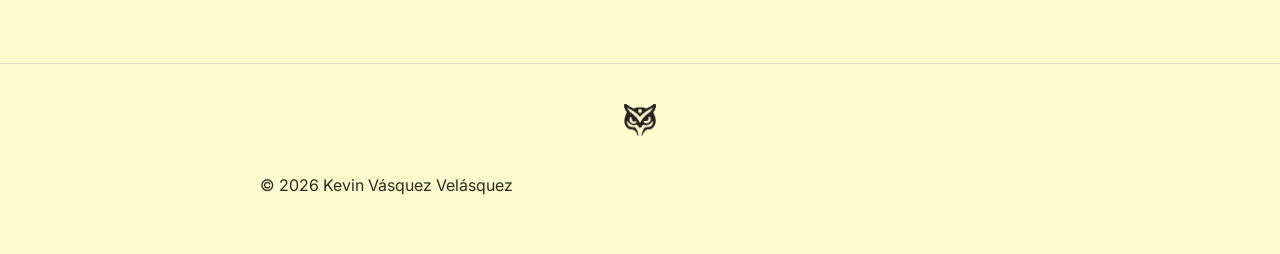
<file: servicios/corte-cnc.html>
<!DOCTYPE html>
<html lang="es">
<head>
<meta charset="UTF-8">
<meta name="viewport" content="width=device-width, initial-scale=1.0">
<title>Corte CNC | Kevin Vásquez</title>
<link rel="preconnect" href="https://fonts.googleapis.com">
<link href="https://fonts.googleapis.com/css2?family=Fraunces:wght@500;700&family=Inter:wght@400;500;600&display=swap" rel="stylesheet">
<link rel="stylesheet" href="../css/base.css">
<link rel="stylesheet" href="../css/components.css">
<link rel="stylesheet" href="../css/servicio.css">
</head>
<body class="pagina-interna">
<nav>
  <div class="nav-marca">
    <a href="../index.html#inicio"><img class="logoSuperior" src="../img/logo.png" alt="Logotipo de Kevin Vásquez"></a>
  </div>
  <button class="nav-toggle" id="navToggle" aria-label="Abrir menú" aria-expanded="false">
    <span></span><span></span><span></span>
  </button>
  <ul class="nav-links" id="navLinks">
    <li><a href="../index.html#inicio">Inicio</a></li>
    <li><a href="../index.html#perfil">Sobre mí</a></li>
    <li><a href="../index.html#servicios">Servicios</a></li>
    <li><a href="../index.html#trabajo">Trabajo</a></li>
    <li><a href="../trayectoria/index.html">Trayectoria</a></li>
    <li><a href="../index.html#contacto" class="nav-cta">Contacto</a></li>
  </ul>
</nav>


<p class="migas"><a href="../index.html#servicios">Servicios</a> / Corte CNC</p>

<section class="servicio-hero">
  <p class="eyebrow">Servicio</p>
  <h1>Corte CNC</h1>
  <p class="resumen">
    Corte de precisión en máquina CNC para tus piezas, letreros o diseños.
  </p>
  <div class="hero-botones">
    <a href="../index.html#contacto" class="boton boton-primario">Solicitar este servicio</a>
  </div>
</section>

<img class="servicio-imagen-portada" src="../img/cnc-portada.jpg" alt="Silla cortada en máquina CNC" loading="lazy">

<section class="servicio-detalle">
  <div>
    <h3>Para quién es</h3>
    <ul>
      <li>Negocios que necesitan letreros o piezas cortadas con precisión.</li>
      <li>Emprendedores con un diseño que quieren llevar a un material físico.</li>
      <li>Quien necesita piezas repetidas con medidas exactas.</li>
    </ul>
  </div>
  <div>
    <h3>Qué incluye</h3>
    <ul>
      <li>Preparación del archivo de corte a partir de tu diseño.</li>
      <li>Corte en el material que necesites.</li>
      <li>Acabado listo para usar o instalar.</li>
    </ul>

  </div>
</section>

<section class="servicio-cta">
  <h2>¿Tienes un diseño que quieres cortar?</h2>
  <p>Escríbeme y lo revisamos.</p>
  <div class="hero-botones">
    <a href="../index.html#contacto" class="boton boton-primario">Contactar</a>
    <a href="../index.html#servicios" class="boton boton-secundario">Ver otros servicios</a>
  </div>
</section>

<footer>
  <img class="logoFooter" src="../img/logo.png" alt="Logotipo de Kevin Vásquez">
  <p>© 2026 Kevin Vásquez Velásquez</p>
</footer>

<script type="module" src="../js/main.js"></script>
</body>
</html>
</file>
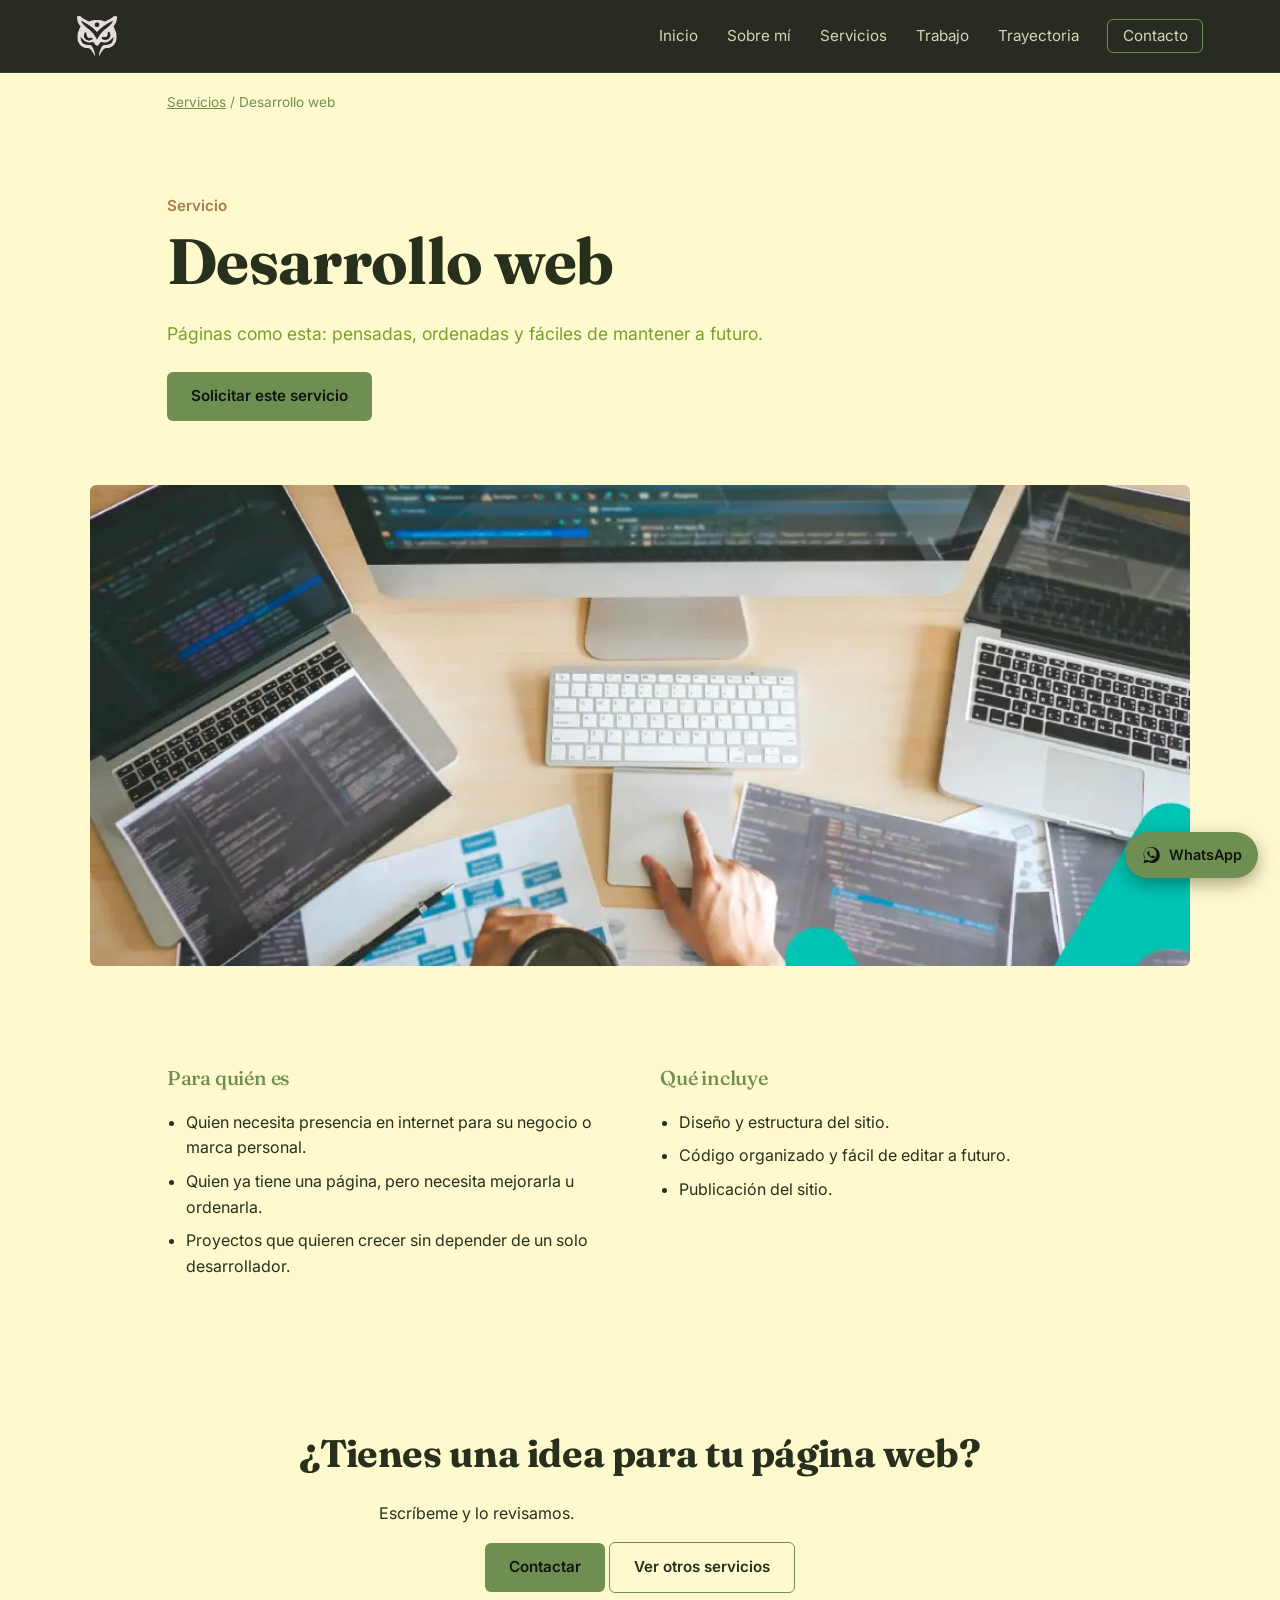
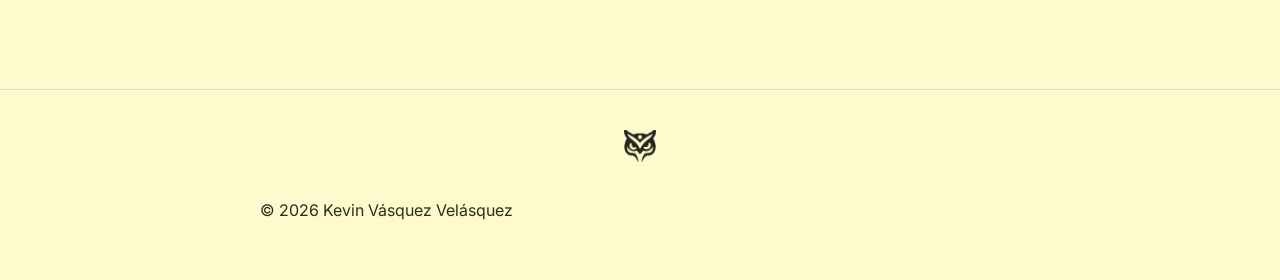
<file: servicios/desarrollo-web.html>
<!DOCTYPE html>
<html lang="es">
<head>
<meta charset="UTF-8">
<meta name="viewport" content="width=device-width, initial-scale=1.0">
<title>Desarrollo web | Kevin Vásquez</title>
<link rel="preconnect" href="https://fonts.googleapis.com">
<link href="https://fonts.googleapis.com/css2?family=Fraunces:wght@500;700&family=Inter:wght@400;500;600&display=swap" rel="stylesheet">
<link rel="stylesheet" href="../css/base.css">
<link rel="stylesheet" href="../css/components.css">
<link rel="stylesheet" href="../css/servicio.css">
</head>
<body class="pagina-interna">
<nav>
  <div class="nav-marca">
    <a href="../index.html#inicio"><img class="logoSuperior" src="../img/logo.png" alt="Logotipo de Kevin Vásquez"></a>
  </div>
  <button class="nav-toggle" id="navToggle" aria-label="Abrir menú" aria-expanded="false">
    <span></span><span></span><span></span>
  </button>
  <ul class="nav-links" id="navLinks">
    <li><a href="../index.html#inicio">Inicio</a></li>
    <li><a href="../index.html#perfil">Sobre mí</a></li>
    <li><a href="../index.html#servicios">Servicios</a></li>
    <li><a href="../index.html#trabajo">Trabajo</a></li>
    <li><a href="../trayectoria/index.html">Trayectoria</a></li>
    <li><a href="../index.html#contacto" class="nav-cta">Contacto</a></li>
  </ul>
</nav>


<p class="migas"><a href="../index.html#servicios">Servicios</a> / Desarrollo web</p>

<section class="servicio-hero">
  <p class="eyebrow">Servicio</p>
  <h1>Desarrollo web</h1>
  <p class="resumen">
    Páginas como esta: pensadas, ordenadas y fáciles de mantener a futuro.
  </p>
  <div class="hero-botones">
    <a href="../index.html#contacto" class="boton boton-primario">Solicitar este servicio</a>
  </div>
</section>

<img class="servicio-imagen-portada" src="../img/web-portada.jpg" alt="Ejemplo de web en desarrollo" loading="lazy">


<section class="servicio-detalle">
  <div>
    <h3>Para quién es</h3>
    <ul>
      <li>Quien necesita presencia en internet para su negocio o marca personal.</li>
      <li>Quien ya tiene una página, pero necesita mejorarla u ordenarla.</li>
      <li>Proyectos que quieren crecer sin depender de un solo desarrollador.</li>
    </ul>
  </div>
  <div>
    <h3>Qué incluye</h3>
    <ul>
      <li>Diseño y estructura del sitio.</li>
      <li>Código organizado y fácil de editar a futuro.</li>
      <li>Publicación del sitio.</li>
    </ul>
  </div>
</section>

<section class="servicio-cta">
  <h2>¿Tienes una idea para tu página web?</h2>
  <p>Escríbeme y lo revisamos.</p>
  <div class="hero-botones">
    <a href="../index.html#contacto" class="boton boton-primario">Contactar</a>
    <a href="../index.html#servicios" class="boton boton-secundario">Ver otros servicios</a>
  </div>
</section>

<footer>
  <img class="logoFooter" src="../img/logo.png" alt="Logotipo de Kevin Vásquez">
  <p>© 2026 Kevin Vásquez Velásquez</p>
</footer>

<script type="module" src="../js/main.js"></script>
</body>
</html>
</file>
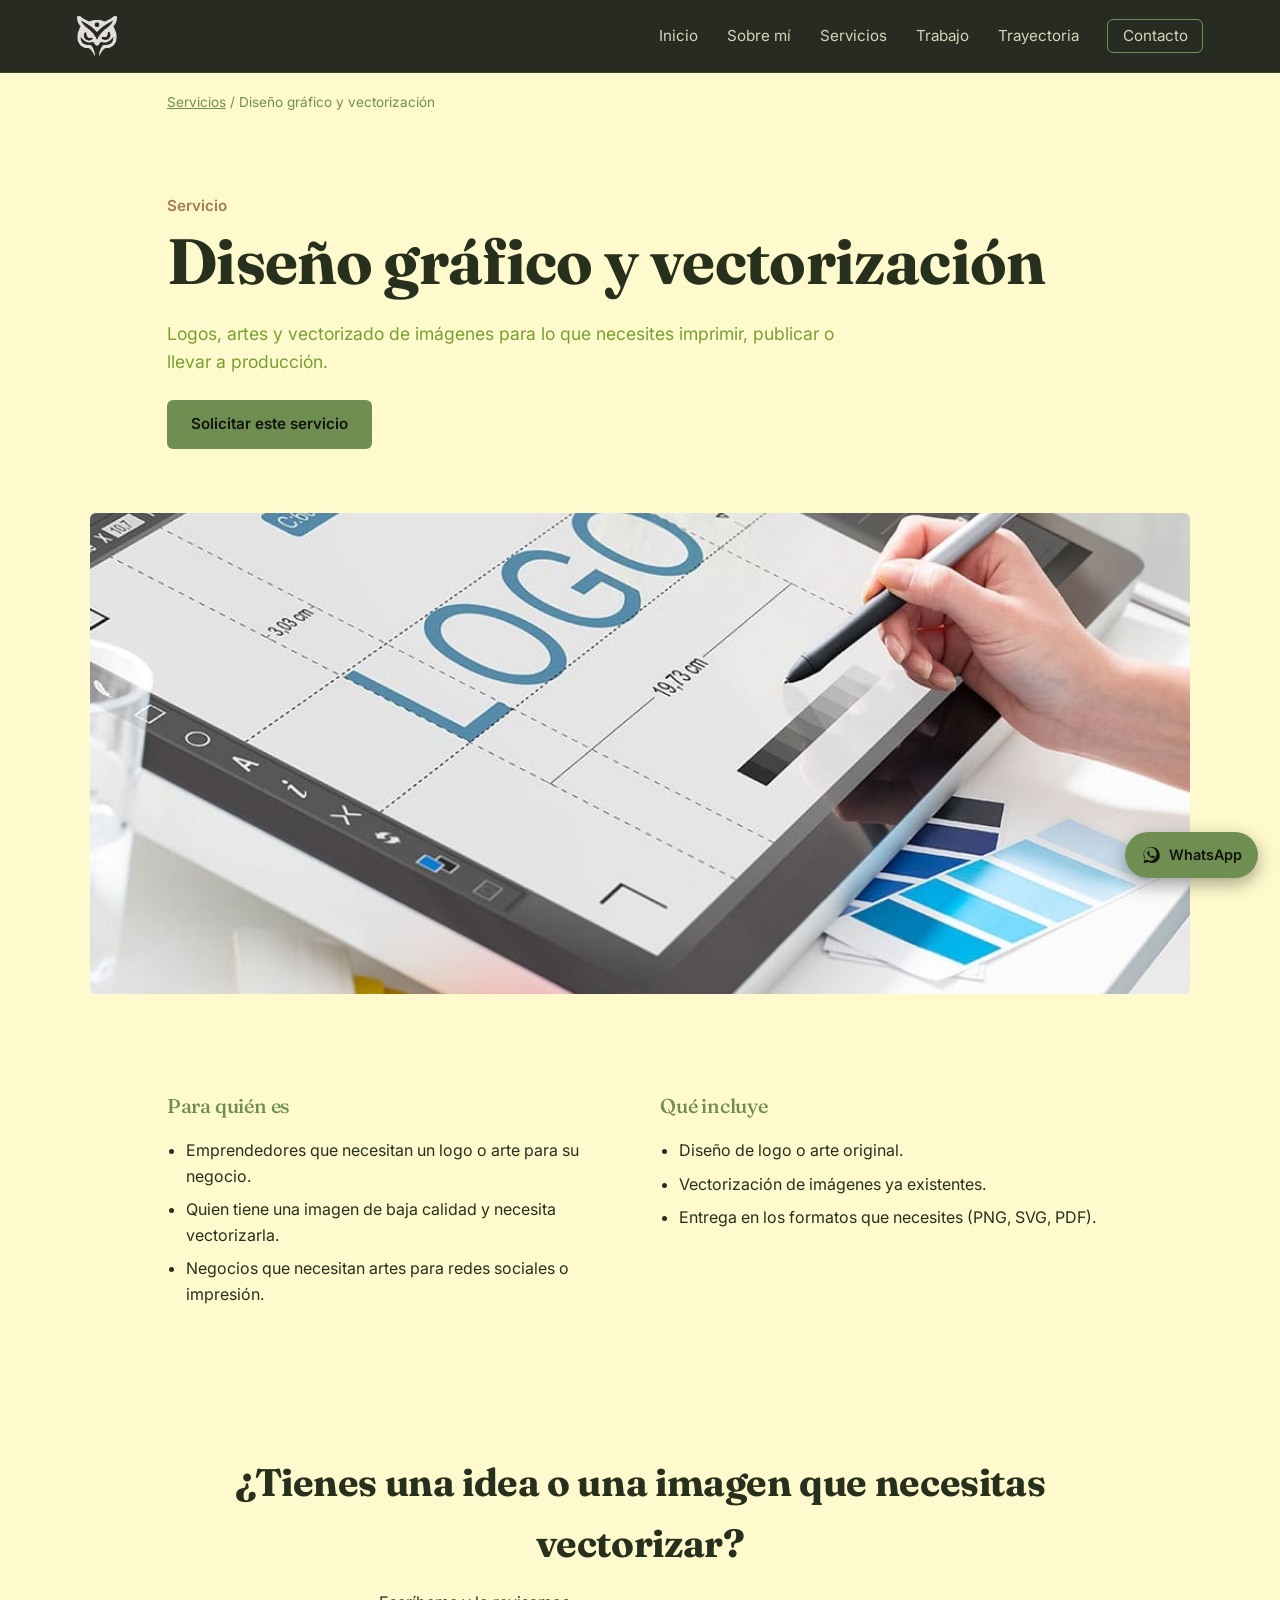
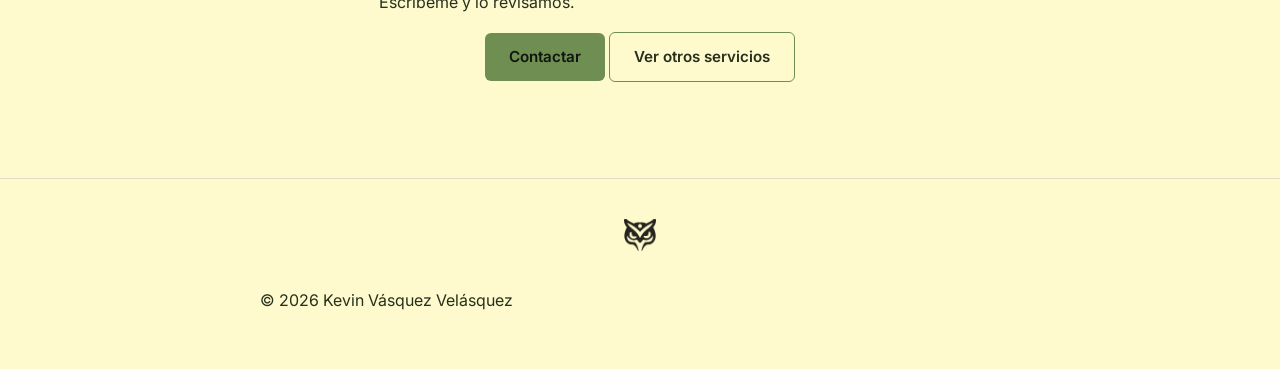
<file: servicios/diseno-grafico.html>
<!DOCTYPE html>
<html lang="es">
<head>
<meta charset="UTF-8">
<meta name="viewport" content="width=device-width, initial-scale=1.0">
<title>Diseño gráfico y vectorización | Kevin Vásquez</title>
<link rel="preconnect" href="https://fonts.googleapis.com">
<link href="https://fonts.googleapis.com/css2?family=Fraunces:wght@500;700&family=Inter:wght@400;500;600&display=swap" rel="stylesheet">
<link rel="stylesheet" href="../css/base.css">
<link rel="stylesheet" href="../css/components.css">
<link rel="stylesheet" href="../css/servicio.css">
</head>
<body class="pagina-interna">
<nav>
  <div class="nav-marca">
    <a href="../index.html#inicio"><img class="logoSuperior" src="../img/logo.png" alt="Logotipo de Kevin Vásquez"></a>
  </div>
  <button class="nav-toggle" id="navToggle" aria-label="Abrir menú" aria-expanded="false">
    <span></span><span></span><span></span>
  </button>
  <ul class="nav-links" id="navLinks">
    <li><a href="../index.html#inicio">Inicio</a></li>
    <li><a href="../index.html#perfil">Sobre mí</a></li>
    <li><a href="../index.html#servicios">Servicios</a></li>
    <li><a href="../index.html#trabajo">Trabajo</a></li>
    <li><a href="../trayectoria/index.html">Trayectoria</a></li>
    <li><a href="../index.html#contacto" class="nav-cta">Contacto</a></li>
  </ul>
</nav>


<p class="migas"><a href="../index.html#servicios">Servicios</a> / Diseño gráfico y vectorización</p>

<section class="servicio-hero">
  <p class="eyebrow">Servicio</p>
  <h1>Diseño gráfico y vectorización</h1>
  <p class="resumen">
    Logos, artes y vectorizado de imágenes para lo que necesites imprimir, publicar
    o llevar a producción.
  </p>
  <div class="hero-botones">
    <a href="../index.html#contacto" class="boton boton-primario">Solicitar este servicio</a>
  </div>
</section>

<img class="servicio-imagen-portada" src="../img/diseno-portada.jpg" alt="Ejemplo de logo diseñado" loading="lazy">

<section class="servicio-detalle">
  <div>
    <h3>Para quién es</h3>
    <ul>
      <li>Emprendedores que necesitan un logo o arte para su negocio.</li>
      <li>Quien tiene una imagen de baja calidad y necesita vectorizarla.</li>
      <li>Negocios que necesitan artes para redes sociales o impresión.</li>
    </ul>
  </div>
  <div>
    <h3>Qué incluye</h3>
    <ul>
      <li>Diseño de logo o arte original.</li>
      <li>Vectorización de imágenes ya existentes.</li>
      <li>Entrega en los formatos que necesites (PNG, SVG, PDF).</li>
    </ul>

  </div>
</section>

<section class="servicio-cta">
  <h2>¿Tienes una idea o una imagen que necesitas vectorizar?</h2>
  <p>Escríbeme y lo revisamos.</p>
  <div class="hero-botones">
    <a href="../index.html#contacto" class="boton boton-primario">Contactar</a>
    <a href="../index.html#servicios" class="boton boton-secundario">Ver otros servicios</a>
  </div>
</section>

<footer>
  <img class="logoFooter" src="../img/logo.png" alt="Logotipo de Kevin Vásquez">
  <p>© 2026 Kevin Vásquez Velásquez</p>
</footer>

<script type="module" src="../js/main.js"></script>
</body>
</html>
</file>
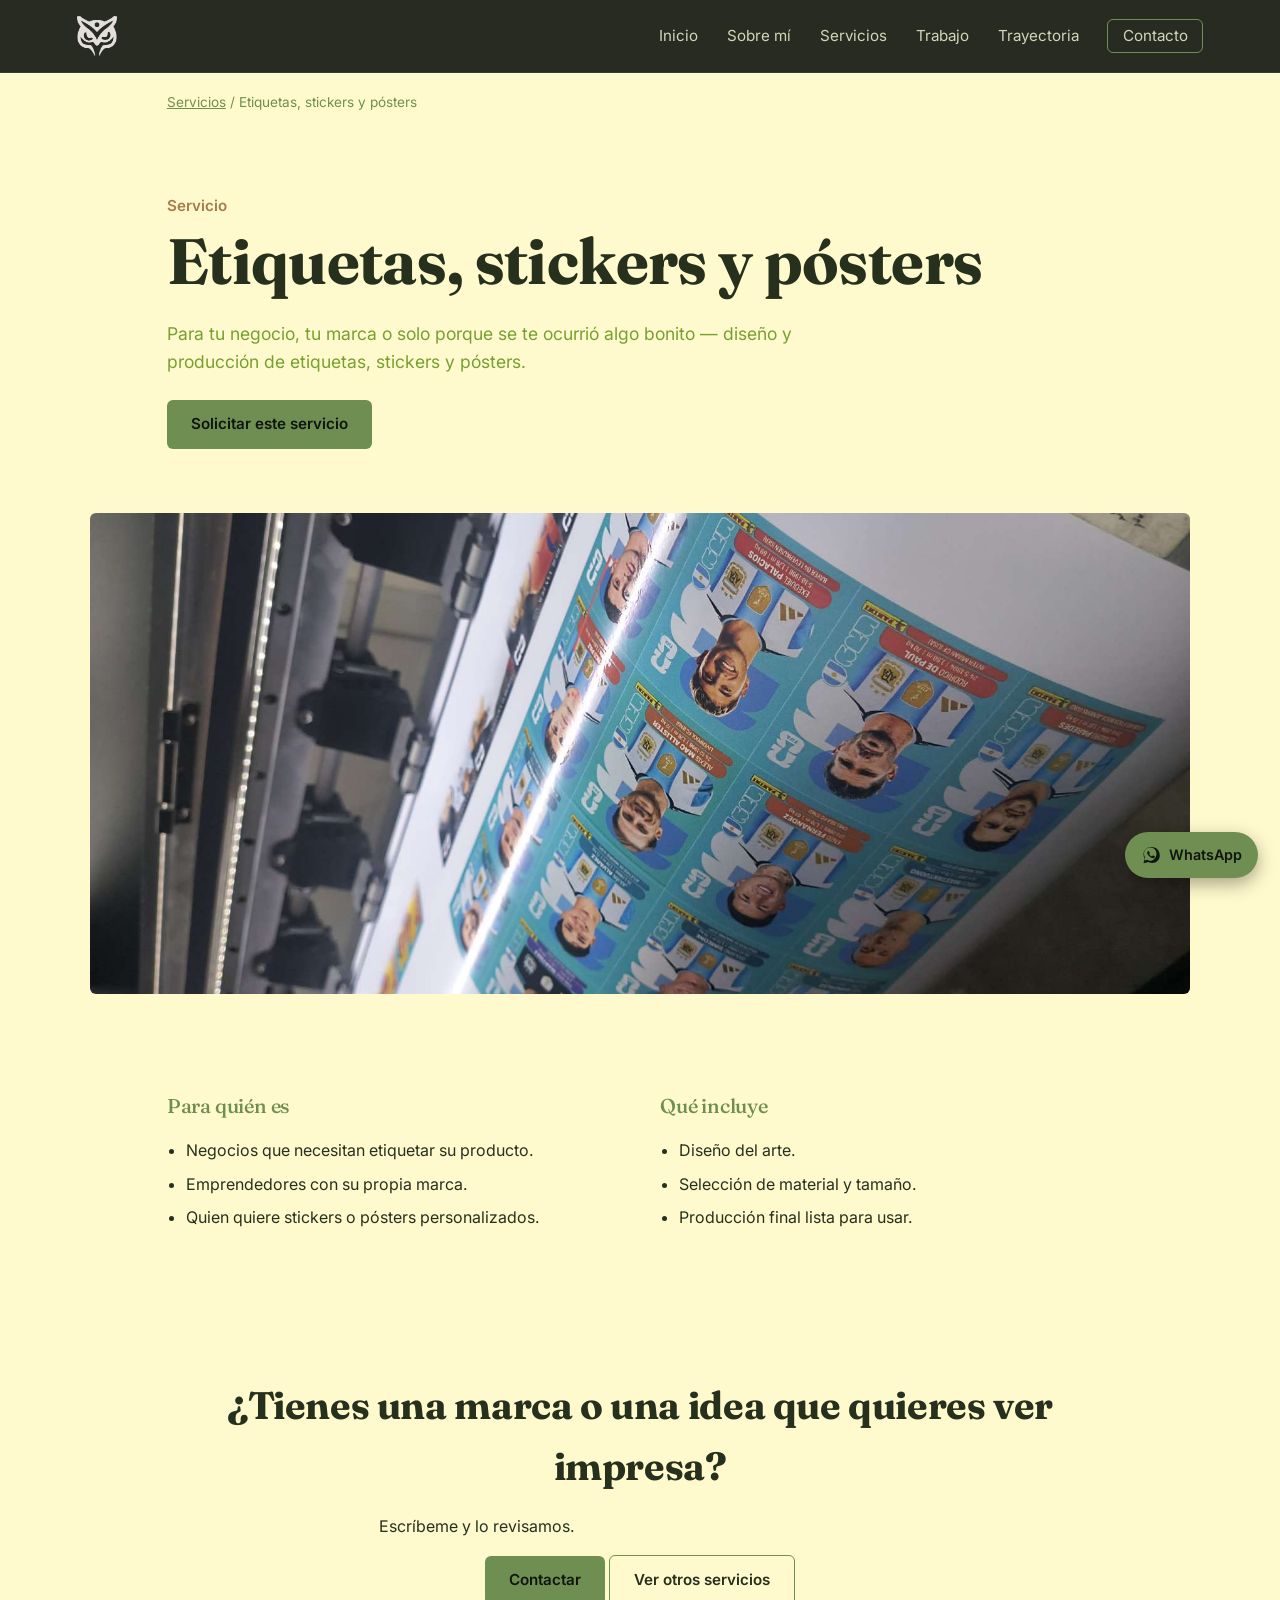
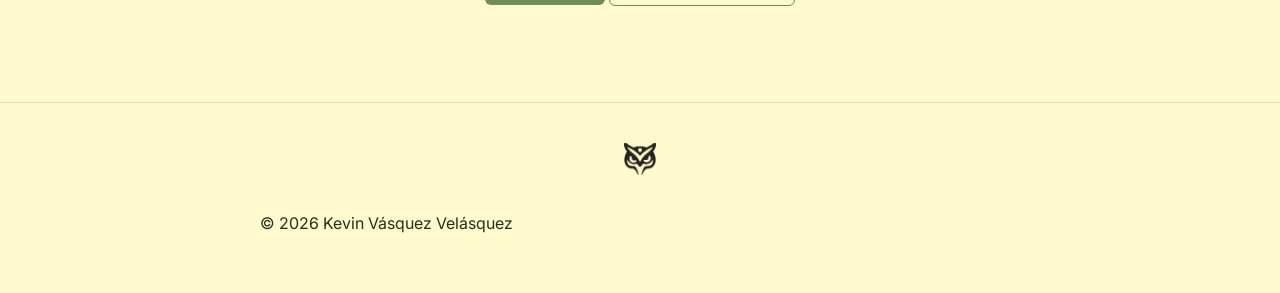
<file: servicios/etiquetas-stickers.html>
<!DOCTYPE html>
<html lang="es">
<head>
<meta charset="UTF-8">
<meta name="viewport" content="width=device-width, initial-scale=1.0">
<title>Etiquetas, stickers y pósters | Kevin Vásquez</title>
<link rel="preconnect" href="https://fonts.googleapis.com">
<link href="https://fonts.googleapis.com/css2?family=Fraunces:wght@500;700&family=Inter:wght@400;500;600&display=swap" rel="stylesheet">
<link rel="stylesheet" href="../css/base.css">
<link rel="stylesheet" href="../css/components.css">
<link rel="stylesheet" href="../css/servicio.css">
</head>
<body class="pagina-interna">
<nav>
  <div class="nav-marca">
    <a href="../index.html#inicio"><img class="logoSuperior" src="../img/logo.png" alt="Logotipo de Kevin Vásquez"></a>
  </div>
  <button class="nav-toggle" id="navToggle" aria-label="Abrir menú" aria-expanded="false">
    <span></span><span></span><span></span>
  </button>
  <ul class="nav-links" id="navLinks">
    <li><a href="../index.html#inicio">Inicio</a></li>
    <li><a href="../index.html#perfil">Sobre mí</a></li>
    <li><a href="../index.html#servicios">Servicios</a></li>
    <li><a href="../index.html#trabajo">Trabajo</a></li>
    <li><a href="../trayectoria/index.html">Trayectoria</a></li>
    <li><a href="../index.html#contacto" class="nav-cta">Contacto</a></li>
  </ul>
</nav>


<p class="migas"><a href="../index.html#servicios">Servicios</a> / Etiquetas, stickers y pósters</p>

<section class="servicio-hero">
  <p class="eyebrow">Servicio</p>
  <h1>Etiquetas, stickers y pósters</h1>
  <p class="resumen">
    Para tu negocio, tu marca o solo porque se te ocurrió algo bonito — diseño
    y producción de etiquetas, stickers y pósters.
  </p>
  <div class="hero-botones">
    <a href="../index.html#contacto" class="boton boton-primario">Solicitar este servicio</a>
  </div>
</section>

<img class="servicio-imagen-portada" src="../img/stickers-portada.jpg" alt="Impresión de hoja de stickers" loading="lazy">

<section class="servicio-detalle">
  <div>
    <h3>Para quién es</h3>
    <ul>
      <li>Negocios que necesitan etiquetar su producto.</li>
      <li>Emprendedores con su propia marca.</li>
      <li>Quien quiere stickers o pósters personalizados.</li>
    </ul>
  </div>
  <div>
    <h3>Qué incluye</h3>
    <ul>
      <li>Diseño del arte.</li>
      <li>Selección de material y tamaño.</li>
      <li>Producción final lista para usar.</li>
    </ul>

  </div>
</section>

<section class="servicio-cta">
  <h2>¿Tienes una marca o una idea que quieres ver impresa?</h2>
  <p>Escríbeme y lo revisamos.</p>
  <div class="hero-botones">
    <a href="../index.html#contacto" class="boton boton-primario">Contactar</a>
    <a href="../index.html#servicios" class="boton boton-secundario">Ver otros servicios</a>
  </div>
</section>

<footer>
  <img class="logoFooter" src="../img/logo.png" alt="Logotipo de Kevin Vásquez">
  <p>© 2026 Kevin Vásquez Velásquez</p>
</footer>

<script type="module" src="../js/main.js"></script>
</body>
</html>
</file>
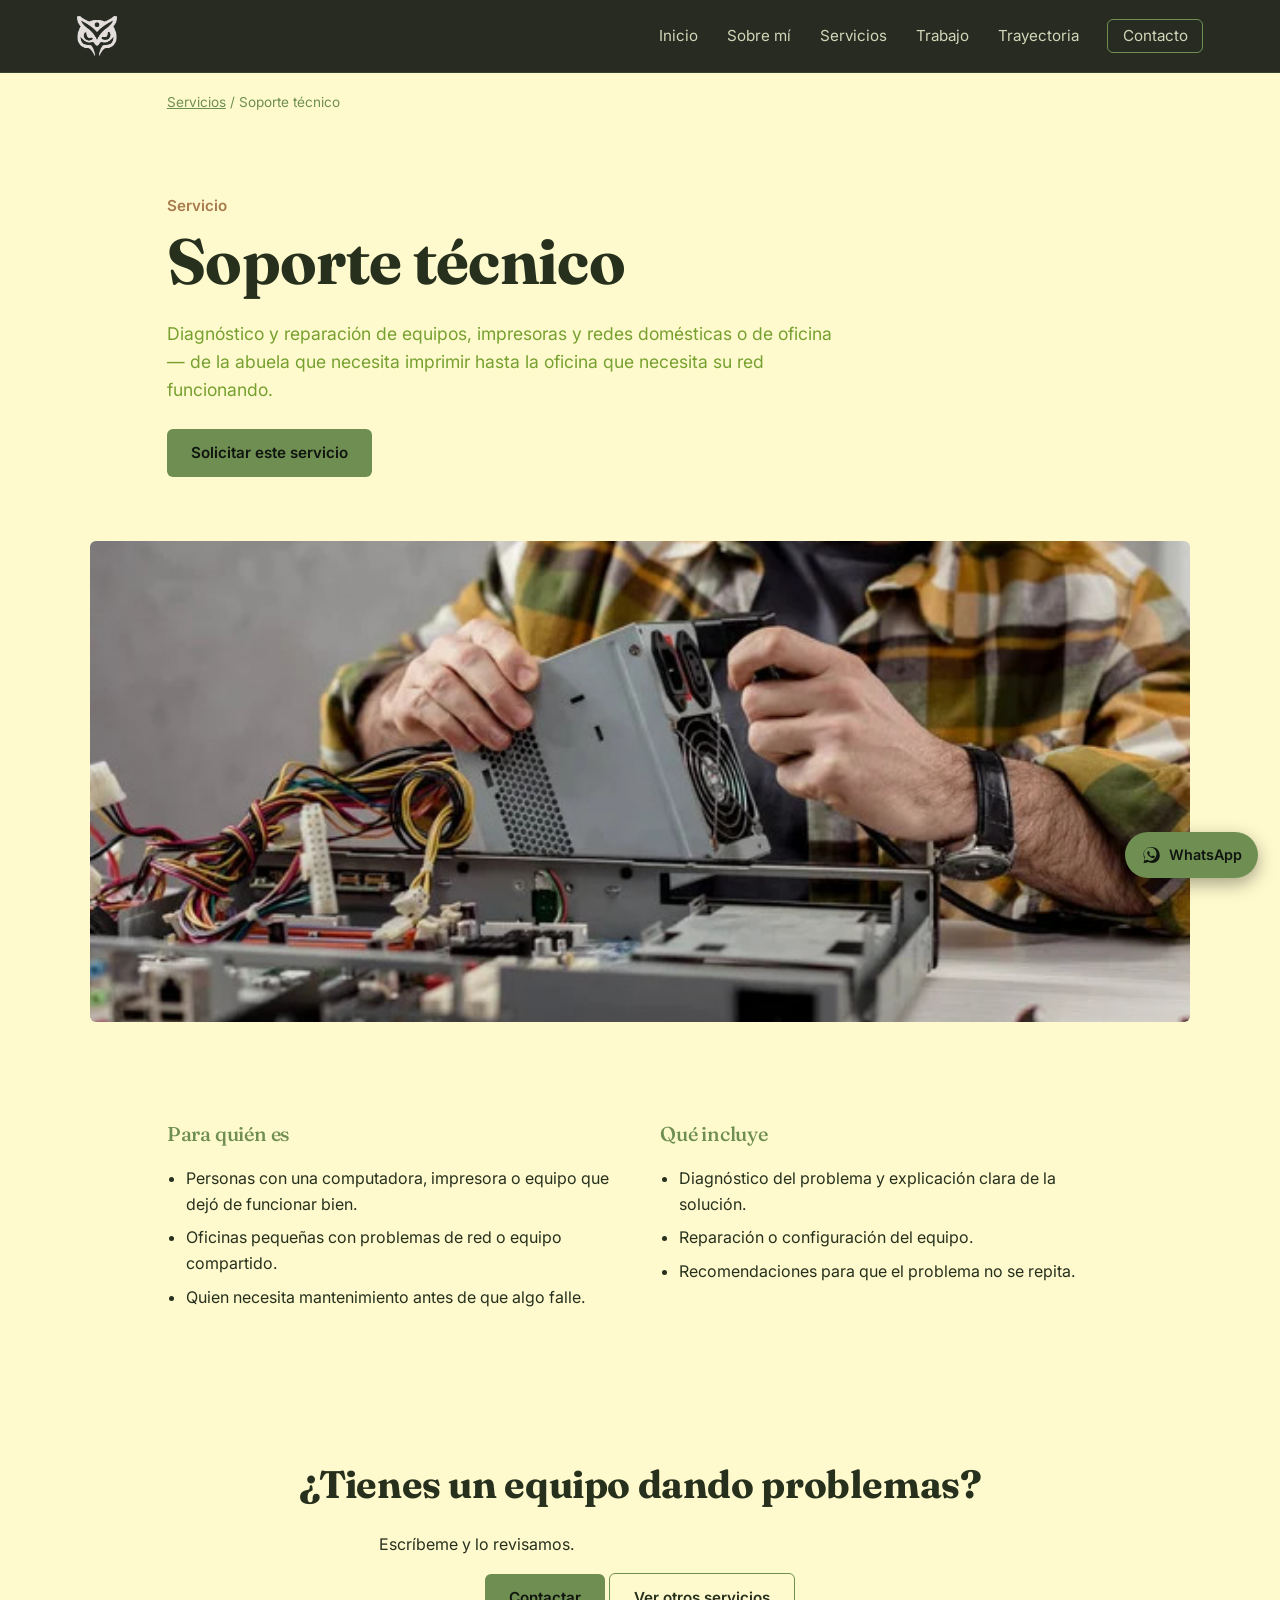
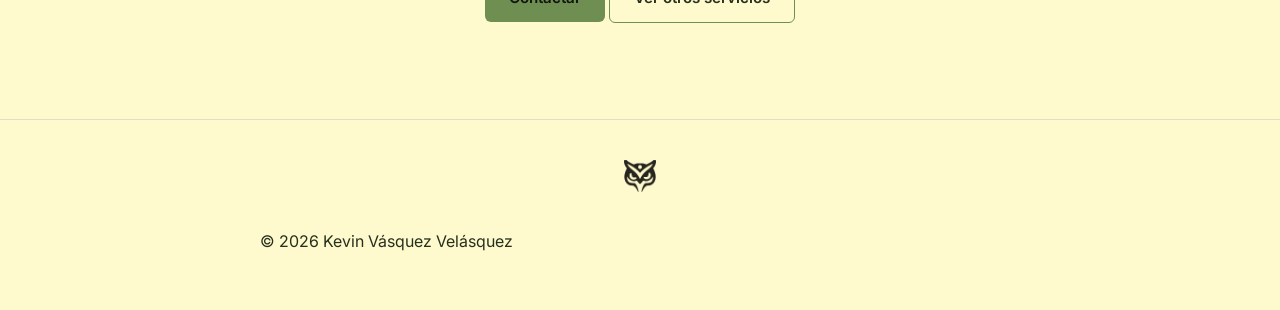
<file: servicios/soporte-tecnico.html>
<!DOCTYPE html>
<html lang="es">
<head>
<meta charset="UTF-8">
<meta name="viewport" content="width=device-width, initial-scale=1.0">
<title>Soporte técnico | Kevin Vásquez</title>
<link rel="preconnect" href="https://fonts.googleapis.com">
<link href="https://fonts.googleapis.com/css2?family=Fraunces:wght@500;700&family=Inter:wght@400;500;600&display=swap" rel="stylesheet">
<link rel="stylesheet" href="../css/base.css">
<link rel="stylesheet" href="../css/components.css">
<link rel="stylesheet" href="../css/servicio.css">
</head>
<body class="pagina-interna">
<nav>
  <div class="nav-marca">
    <a href="../index.html#inicio"><img class="logoSuperior" src="../img/logo.png" alt="Logotipo de Kevin Vásquez"></a>
  </div>
  <button class="nav-toggle" id="navToggle" aria-label="Abrir menú" aria-expanded="false">
    <span></span><span></span><span></span>
  </button>
  <ul class="nav-links" id="navLinks">
    <li><a href="../index.html#inicio">Inicio</a></li>
    <li><a href="../index.html#perfil">Sobre mí</a></li>
    <li><a href="../index.html#servicios">Servicios</a></li>
    <li><a href="../index.html#trabajo">Trabajo</a></li>
    <li><a href="../trayectoria/index.html">Trayectoria</a></li>
    <li><a href="../index.html#contacto" class="nav-cta">Contacto</a></li>
  </ul>
</nav>


<p class="migas"><a href="../index.html#servicios">Servicios</a> / Soporte técnico</p>

<section class="servicio-hero">
  <p class="eyebrow">Servicio</p>
  <h1>Soporte técnico</h1>
  <p class="resumen">
    Diagnóstico y reparación de equipos, impresoras y redes domésticas o de oficina —
    de la abuela que necesita imprimir hasta la oficina que necesita su red funcionando.
  </p>
  <div class="hero-botones">
    <a href="../index.html#contacto" class="boton boton-primario">Solicitar este servicio</a>
  </div>
</section>

<img class="servicio-imagen-portada" src="../img/soporte-portada.jpg" alt="Reparación de equipo en soporte técnico" loading="lazy">

<section class="servicio-detalle">
  <div>
    <h3>Para quién es</h3>
    <ul>
      <li>Personas con una computadora, impresora o equipo que dejó de funcionar bien.</li>
      <li>Oficinas pequeñas con problemas de red o equipo compartido.</li>
      <li>Quien necesita mantenimiento antes de que algo falle.</li>
    </ul>
  </div>
  <div>
    <h3>Qué incluye</h3>
    <ul>
      <li>Diagnóstico del problema y explicación clara de la solución.</li>
      <li>Reparación o configuración del equipo.</li>
      <li>Recomendaciones para que el problema no se repita.</li>
    </ul>

  </div>
</section>

<section class="servicio-cta">
  <h2>¿Tienes un equipo dando problemas?</h2>
  <p>Escríbeme y lo revisamos.</p>
  <div class="hero-botones">
    <a href="../index.html#contacto" class="boton boton-primario">Contactar</a>
    <a href="../index.html#servicios" class="boton boton-secundario">Ver otros servicios</a>
  </div>
</section>

<footer>
  <img class="logoFooter" src="../img/logo.png" alt="Logotipo de Kevin Vásquez">
  <p>© 2026 Kevin Vásquez Velásquez</p>
</footer>

<script type="module" src="../js/main.js"></script>
</body>
</html>
</file>
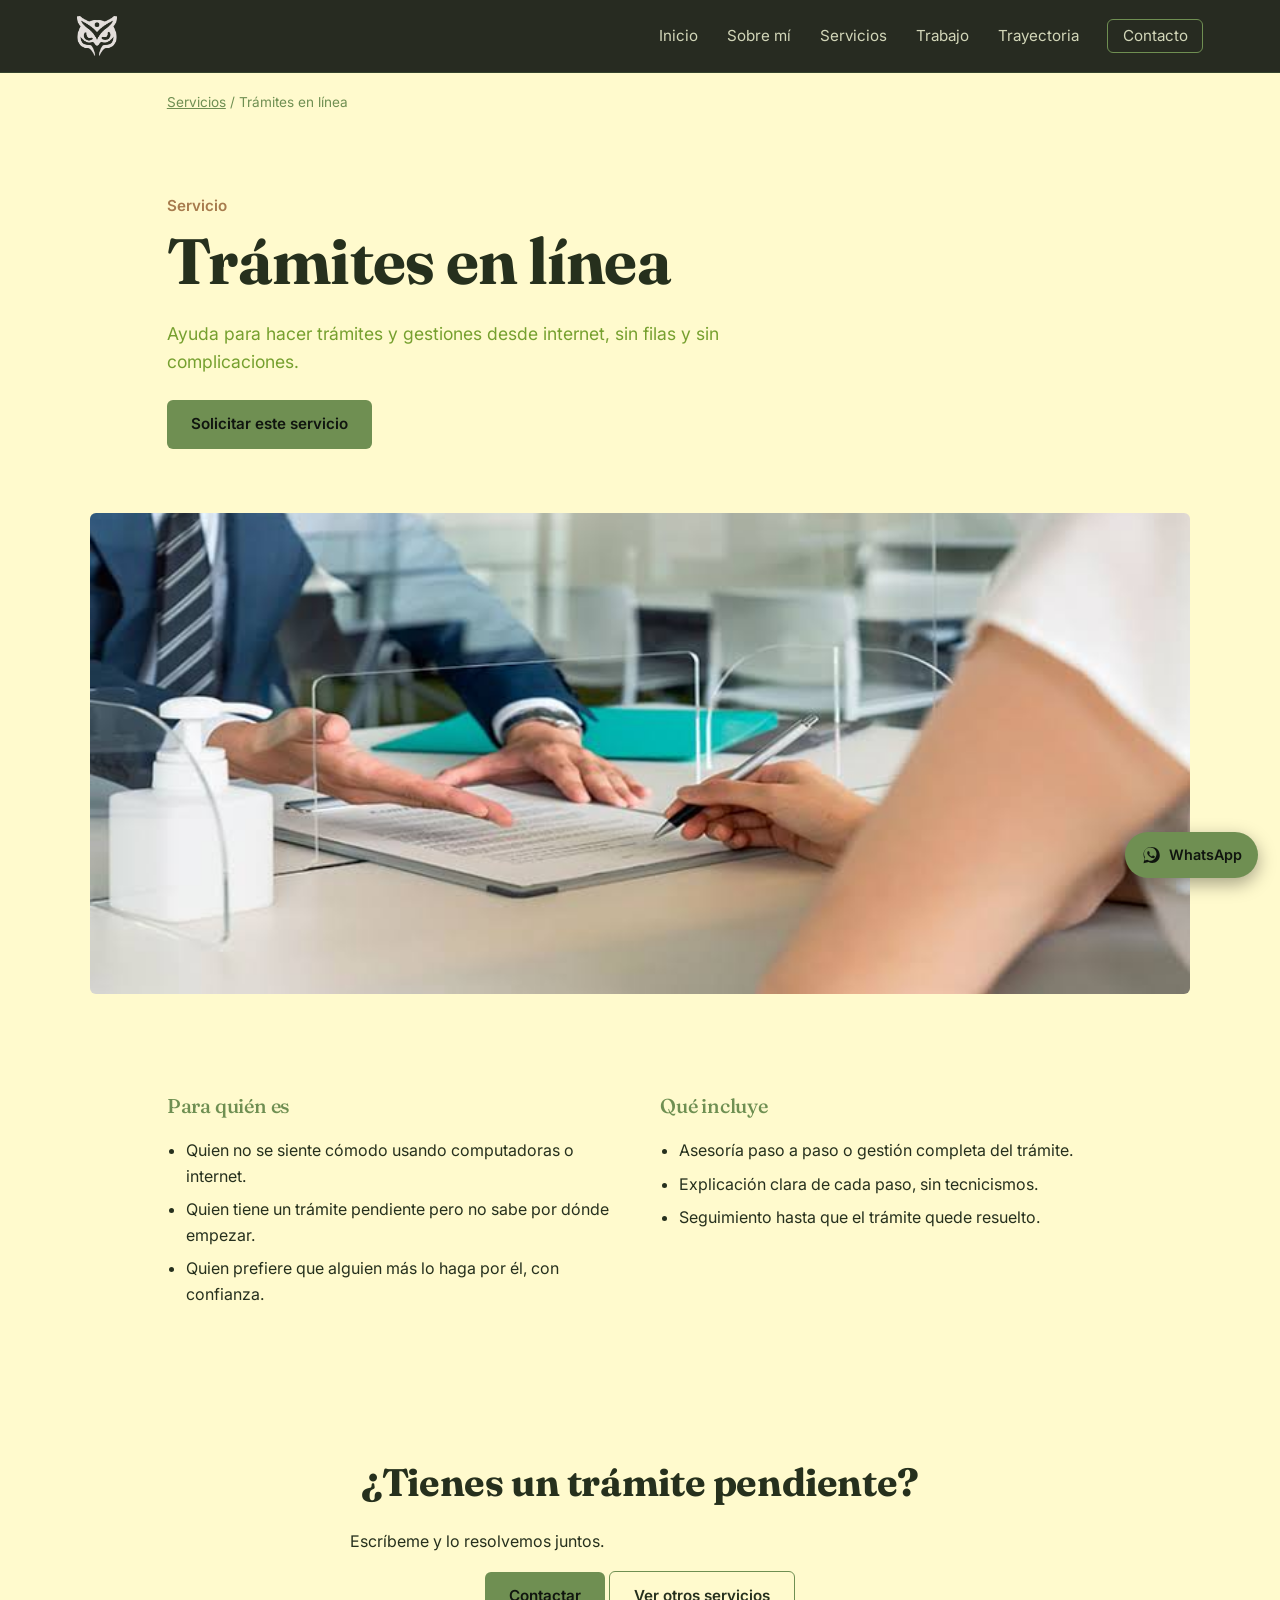
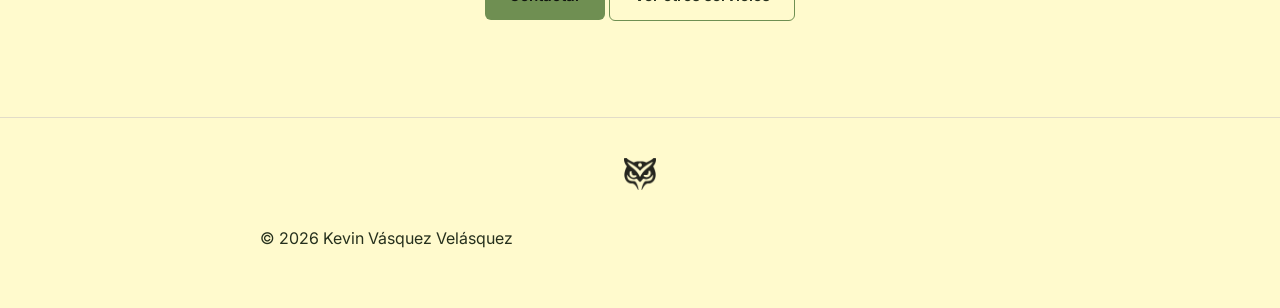
<file: servicios/tramites-en-linea.html>
<!DOCTYPE html>
<html lang="es">
<head>
<meta charset="UTF-8">
<meta name="viewport" content="width=device-width, initial-scale=1.0">
<title>Trámites en línea | Kevin Vásquez</title>
<link rel="preconnect" href="https://fonts.googleapis.com">
<link href="https://fonts.googleapis.com/css2?family=Fraunces:wght@500;700&family=Inter:wght@400;500;600&display=swap" rel="stylesheet">
<link rel="stylesheet" href="../css/base.css">
<link rel="stylesheet" href="../css/components.css">
<link rel="stylesheet" href="../css/servicio.css">
</head>
<body class="pagina-interna">
<nav>
  <div class="nav-marca">
    <a href="../index.html#inicio"><img class="logoSuperior" src="../img/logo.png" alt="Logotipo de Kevin Vásquez"></a>
  </div>
  <button class="nav-toggle" id="navToggle" aria-label="Abrir menú" aria-expanded="false">
    <span></span><span></span><span></span>
  </button>
  <ul class="nav-links" id="navLinks">
    <li><a href="../index.html#inicio">Inicio</a></li>
    <li><a href="../index.html#perfil">Sobre mí</a></li>
    <li><a href="../index.html#servicios">Servicios</a></li>
    <li><a href="../index.html#trabajo">Trabajo</a></li>
    <li><a href="../trayectoria/index.html">Trayectoria</a></li>
    <li><a href="../index.html#contacto" class="nav-cta">Contacto</a></li>
  </ul>
</nav>


<p class="migas"><a href="../index.html#servicios">Servicios</a> / Trámites en línea</p>

<section class="servicio-hero">
  <p class="eyebrow">Servicio</p>
  <h1>Trámites en línea</h1>
  <p class="resumen">
    Ayuda para hacer trámites y gestiones desde internet, sin filas y sin complicaciones.
  </p>
  <div class="hero-botones">
    <a href="../index.html#contacto" class="boton boton-primario">Solicitar este servicio</a>
  </div>
</section>

<img class="servicio-imagen-portada" src="../img/tramites-portada.jpg" alt="Ejemplo de tramites" loading="lazy">

<section class="servicio-detalle">
  <div>
    <h3>Para quién es</h3>
    <ul>
      <li>Quien no se siente cómodo usando computadoras o internet.</li>
      <li>Quien tiene un trámite pendiente pero no sabe por dónde empezar.</li>
      <li>Quien prefiere que alguien más lo haga por él, con confianza.</li>
    </ul>
  </div>
  <div>
    <h3>Qué incluye</h3>
    <ul>
      <li>Asesoría paso a paso o gestión completa del trámite.</li>
      <li>Explicación clara de cada paso, sin tecnicismos.</li>
      <li>Seguimiento hasta que el trámite quede resuelto.</li>
    </ul>
  </div>
</section>

<section class="servicio-cta">
  <h2>¿Tienes un trámite pendiente?</h2>
  <p>Escríbeme y lo resolvemos juntos.</p>
  <div class="hero-botones">
    <a href="../index.html#contacto" class="boton boton-primario">Contactar</a>
    <a href="../index.html#servicios" class="boton boton-secundario">Ver otros servicios</a>
  </div>
</section>

<footer>
  <img class="logoFooter" src="../img/logo.png" alt="Logotipo de Kevin Vásquez">
  <p>© 2026 Kevin Vásquez Velásquez</p>
</footer>

<script type="module" src="../js/main.js"></script>
</body>
</html>
</file>
<file: css/base.css>
/* =========================================================
   base.css
   Variables, reset y tipografía. Se carga en TODAS las páginas.
   ========================================================= */
:root {
  --fondo:        #10150F;
  --fondo-alt:     #161C13;
  --verde-hoja:    #8FAF63;
  --verde-oliva:   #6F8F52;
  --tierra:        #A77B4D;
  --beige:         #D2D6B8;
  --oliva-oscuro:  #34432D;
  --salvia:        #A3B18A;
  --arcilla:       #B96B55;
  --gris-musgo:    #4A5547;
  --tierra-clara:  #cea171;
  --verde-manzana: #76A02F;

  /* Variante clara para páginas internas (servicios, formación, etc.)
     — mismo universo de color, pero más luminoso, para que se sienta
     un cambio real de página frente al home oscuro. */
  --fondo-claro:      #fffacd;
  --fondo-claro-alt:  #E2DCC8;
  --texto-oscuro:     #26301D;

  --fuente-display: "Fraunces", Georgia, serif;
  --fuente-texto:   "Inter", system-ui, sans-serif;

  --ancho-maximo: 1100px;
  --radio: 6px;
}

* { box-sizing: border-box; }

@media (prefers-reduced-motion: reduce) {
  *, *::before, *::after {
    animation-duration: 0.001ms !important;
    animation-iteration-count: 1 !important;
    transition-duration: 0.001ms !important;
    scroll-behavior: auto !important;
  }
}

html { scroll-behavior: smooth; }

body {
  margin: 0;
  background: var(--fondo);
  color: var(--beige);
  font-family: var(--fuente-texto);
  line-height: 1.6;
}

h1, h2, h3 {
  font-family: var(--fuente-display);
  color: var(--beige);
  margin: 0 0 0.4em;
  font-weight: 700;
  letter-spacing: -0.01em;
}

h1 { font-size: clamp(2.4rem, 5vw, 4rem); line-height: 1.05; }
h2 { font-size: clamp(1.7rem, 3vw, 2.4rem); }
h3 { font-size: 1.25rem; font-weight: 500; }

p { max-width: 62ch; }

a { color: var(--verde-hoja); }

.eyebrow {
  font-family: var(--fuente-texto);
  color: var(--tierra);
  font-weight: 600;
  font-size: 0.95rem;
  margin: 0 0 0.6em;
}

.nota-editar {
  color: var(--gris-musgo);
  font-size: 0.9rem;
  font-style: italic;
  max-width: 62ch;
}

section {
  padding: 5rem 6%;
  max-width: var(--ancho-maximo);
  margin: 0 auto;
}

.seccion-alt {
  max-width: 100%;
  background: var(--fondo-alt);
}
.seccion-alt > * { max-width: var(--ancho-maximo); margin-left: auto; margin-right: auto; }
</file>
<file: css/components.css>
/* =========================================================
   components.css
   Piezas reutilizables en todas las páginas: nav, botones,
   tarjetas, botón de WhatsApp, footer.
   ========================================================= */

/* --- Navegación --- */
nav {
  position: sticky;
  top: 0;
  z-index: 50;
  display: flex;
  align-items: center;
  justify-content: space-between;
  padding: 1rem 6%;
  background: rgba(16, 21, 15, 0.9);
  backdrop-filter: blur(6px);
  border-bottom: 1px solid var(--oliva-oscuro);
}

.logoSuperior { height: 40px; display: block; }

.nav-links {
  list-style: none;
  display: flex;
  gap: 1.8rem;
  margin: 0;
  padding: 0;
}

.nav-links a {
  color: var(--beige);
  text-decoration: none;
  font-size: 0.95rem;
  transition: color 0.2s ease;
}

.nav-links a:hover { color: var(--verde-hoja); }

.nav-links .nav-cta {
  border: 1px solid var(--verde-oliva);
  padding: 0.4rem 0.9rem;
  border-radius: var(--radio);
}

.nav-toggle {
  display: none;
  flex-direction: column;
  gap: 5px;
  background: none;
  border: none;
  cursor: pointer;
  padding: 6px;
}

.nav-toggle span {
  width: 24px;
  height: 2px;
  background: var(--beige);
}

@media (max-width: 760px) {
  .nav-toggle { display: flex; }

  .nav-links {
    position: absolute;
    top: 100%;
    left: 0;
    right: 0;
    background: var(--fondo);
    flex-direction: column;
    padding: 1.2rem 6%;
    gap: 1rem;
    border-bottom: 1px solid var(--oliva-oscuro);
    display: none;
  }

  .nav-links.abierto { display: flex; }
}

/* --- Botones --- */
.boton {
  display: inline-block;
  padding: 0.75rem 1.5rem;
  border-radius: var(--radio);
  text-decoration: none;
  font-weight: 600;
  font-size: 0.95rem;
  transition: transform 0.2s ease, background 0.2s ease, border-color 0.2s ease;
}

.boton-primario {
  background: var(--verde-oliva);
  color: var(--fondo);
}
.boton-primario:hover { background: var(--verde-hoja); transform: translateY(-2px); }

.boton-secundario {
  background: transparent;
  border: 1px solid var(--gris-musgo);
  color: var(--beige);
}
.boton-secundario:hover { border-color: var(--verde-hoja); color: var(--verde-hoja); transform: translateY(-2px); }

/* --- Tarjetas con imagen (servicios, proyectos) --- */
.grid-servicios {
  display: grid;
  grid-template-columns: repeat(auto-fit, minmax(240px, 1fr));
  gap: 1.6rem;
  margin-top: 2rem;
}

.tarjeta-servicio {
  display: block;
  background: var(--fondo-alt);
  border: 1px solid var(--oliva-oscuro);
  border-radius: var(--radio);
  overflow: hidden;
  text-decoration: none;
  color: inherit;
  transition: transform 0.25s ease, border-color 0.25s ease;
}

.tarjeta-servicio:hover {
  transform: translateY(-4px);
  border-color: var(--verde-oliva);
}

.tarjeta-imagen { aspect-ratio: 4 / 3; width: 100%; }

.tarjeta-texto { padding: 1.2rem 1.3rem 1.5rem; }
.tarjeta-texto p { color: var(--salvia); font-size: 0.95rem; margin: 0; }
.tarjeta-texto h3 { margin-bottom: 0.4rem; }

.placeholder-img {
  position: relative;
  background: repeating-linear-gradient(45deg, var(--oliva-oscuro) 0 10px, var(--fondo-alt) 10px 20px);
  overflow: hidden;
}

.placeholder-img::after {
  content: "📷 " attr(data-placeholder);
  position: absolute;
  inset: 0;
  display: flex;
  align-items: center;
  justify-content: center;
  text-align: center;
  padding: 0.5rem;
  font-size: 0.8rem;
  color: var(--beige);
  background: rgba(16, 21, 15, 0.55);
}

.tarjeta-imagen img, .proyecto-imagen img {
  width: 100%;
  height: 100%;
  object-fit: cover;
  display: block;
}

/* --- Botón flotante de WhatsApp (inyectado por JS, ver WhatsAppButton.js) --- */
.boton-whatsapp {
  position: fixed;
  right: 1.4rem;
  bottom: 1.4rem;
  z-index: 60;
  display: flex;
  align-items: center;
  gap: 0.5rem;
  background: var(--verde-oliva);
  color: var(--fondo);
  text-decoration: none;
  padding: 0.7rem 1rem;
  border-radius: 999px;
  font-weight: 600;
  font-size: 0.9rem;
  box-shadow: 0 6px 18px rgba(0,0,0,0.35);
  transition: transform 0.2s ease, background 0.2s ease;
}

.boton-whatsapp:hover {
  background: var(--verde-hoja);
  transform: translateY(-2px);
}

.boton-whatsapp svg { width: 20px; height: 20px; flex-shrink: 0; }

@media (max-width: 500px) {
  .boton-whatsapp span { display: none; }
  .boton-whatsapp { padding: 0.8rem; }
}

/* --- Footer --- */
footer {
  border-top: 1px solid var(--oliva-oscuro);
  padding: 2.5rem 6%;
  text-align: center;
  color: var(--gris-musgo);
}

.logoFooter { height: 32px; opacity: 0.7; margin-bottom: 0.8rem; }
</file>
<file: css/home.css>
/* =========================================================
   home.css
   Solo lo que es exclusivo de index.html: hero, cinta,
   estadísticas, proyecto destacado, línea de tiempo, contacto.
   ========================================================= */

header#inicio {
  position: relative;
  padding: 7rem 6% 6rem;
  overflow: hidden;
  background: radial-gradient(ellipse at 20% 0%, var(--oliva-oscuro) 0%, var(--fondo) 60%);
}

.hero-raices { position: absolute; inset: 0; width: 100%; height: 100%; }

.raiz {
  fill: none;
  stroke-width: 2;
  stroke-linecap: round;
  stroke-dasharray: 1400;
  stroke-dashoffset: 1400;
  animation: dibujar-raiz 2.4s ease-out forwards;
}
.raiz-1 { stroke: var(--verde-oliva); opacity: 0.5; animation-delay: 0.1s; }
.raiz-2 { stroke: var(--tierra);      opacity: 0.35; animation-delay: 0.4s; }
.raiz-3 { stroke: var(--gris-musgo);  opacity: 0.45; animation-delay: 0.25s; }

@keyframes dibujar-raiz { to { stroke-dashoffset: 0; } }

.hero-contenido { position: relative; max-width: 720px; }
.hero-contenido .tagline { font-size: 1.15rem; color: var(--salvia); }
.hero-botones { display: flex; gap: 1rem; margin-top: 1.8rem; flex-wrap: wrap; }

[data-anim] {
  opacity: 0;
  transform: translateY(14px);
  animation: entrada-hero 0.7s ease-out forwards;
}
[data-anim="1"] { animation-delay: 0.15s; }
[data-anim="2"] { animation-delay: 0.3s; }
[data-anim="3"] { animation-delay: 0.45s; }
[data-anim="4"] { animation-delay: 0.6s; }

@keyframes entrada-hero { to { opacity: 1; transform: translateY(0); } }

/* Cinta de stack */
.cinta-stack {
  overflow: hidden;
  border-top: 1px solid var(--oliva-oscuro);
  border-bottom: 1px solid var(--oliva-oscuro);
  background: var(--fondo-alt);
  padding: 0.9rem 0;
}

.cinta-track {
  display: flex;
  width: max-content;
  gap: 3rem;
  animation: desplazar-cinta 28s linear infinite;
}

.cinta-track span { color: var(--gris-musgo); font-size: 0.9rem; white-space: nowrap; }

@keyframes desplazar-cinta {
  from { transform: translateX(0); }
  to   { transform: translateX(-50%); }
}

/* Estadísticas */
.stats-fila { display: flex; gap: 3rem; flex-wrap: wrap; margin-top: 2rem; }
.stat { display: flex; flex-direction: column; }
.stat-numero { font-family: var(--fuente-display); font-size: 2.6rem; color: var(--verde-hoja); }
.stat-label { color: var(--salvia); font-size: 0.9rem; }

/* Proyecto destacado */
.proyecto-destacado {
  display: grid;
  grid-template-columns: 1.1fr 1fr;
  gap: 2.5rem;
  align-items: center;
  margin-top: 2rem;
  background: var(--fondo-alt);
  border: 1px solid var(--oliva-oscuro);
  border-radius: var(--radio);
  overflow: hidden;
}
.proyecto-imagen { aspect-ratio: 4 / 3; height: 100%; width: 100%; object-fit: cover; display: block; }
.proyecto-texto { padding: 2rem 2rem 2rem 0; }
.proyecto-texto p { color: var(--salvia); }

@media (max-width: 760px) {
  .proyecto-destacado { grid-template-columns: 1fr; }
  .proyecto-texto { padding: 0 1.5rem 1.5rem; }
}

/* Línea de tiempo (resumen en home; la versión completa vive en formación.html) */
.linea-tiempo {
  list-style: none;
  margin: 2rem 0 0;
  padding: 0 0 0 1.6rem;
  border-left: 2px solid var(--oliva-oscuro);
}
.linea-tiempo li { position: relative; margin-bottom: 2.4rem; }
.linea-tiempo li::before {
  content: "";
  position: absolute;
  left: -1.85rem;
  top: 0.35rem;
  width: 10px;
  height: 10px;
  border-radius: 50%;
  background: var(--verde-hoja);
}
.linea-fecha { display: inline-block; color: var(--tierra); font-size: 0.85rem; font-weight: 600; margin-bottom: 0.3rem; }
.detalle { color: var(--salvia); font-size: 0.9rem; }

.habilidades-bloque { margin-top: 3rem; }
.subtitulo-seccion { margin-top: 0; }

.lista-tags {
  list-style: none;
  display: flex;
  flex-wrap: wrap;
  gap: 0.6rem;
  padding: 0;
  margin: 0 0 1.5rem;
}
.lista-tags li {
  background: var(--verde-manzana);
  color: var(--beige);
  padding: 0.4rem 0.9rem;
  border-radius: 999px;
  font-size: 0.85rem;
}

/* Contacto final */
.contacto-final { text-align: left; padding-top: 6rem; padding-bottom: 6rem; }
.contacto-final h2 { max-width: 18ch; }
.contacto-datos { margin-top: 1.8rem; display: flex; align-items: center; gap: 1.5rem; flex-wrap: wrap; }
.contacto-ubicacion { color: var(--salvia); margin: 0; }

/* Aviso del blog en el home */
.blog-teaser { padding-top: 3rem; padding-bottom: 0; }
.blog-teaser-caja {
  display: flex;
  align-items: center;
  justify-content: space-between;
  flex-wrap: wrap;
  gap: 1.5rem;
  background: var(--fondo-alt);
  border: 1px solid var(--oliva-oscuro);
  border-radius: var(--radio);
  padding: 2rem 2.2rem;
}
.blog-teaser-caja p { color: var(--salvia); margin: 0.3rem 0 0; }
</file>
<file: css/servicio.css>
/* =========================================================
   servicio.css
   Plantilla visual para CADA página de servicio
   (servicios/soporte-tecnico.html y las que sigan el mismo patrón).
   ========================================================= */

.servicio-hero {
  padding: 5rem 6% 4rem;
  max-width: var(--ancho-maximo);
  margin: 0 auto;
}

.servicio-hero .eyebrow { color: var(--tierra); }
.servicio-hero p.resumen { color: var(--verde-manzana); font-size: 1.1rem; }

.servicio-hero .hero-botones { display: flex; gap: 1rem; margin-top: 1.5rem; flex-wrap: wrap; }

/* Imagen ancha de introducción del servicio */
.servicio-imagen-portada {
  aspect-ratio: 16 / 7;
  width: 100%;
  max-width: var(--ancho-maximo);
  margin: 0 auto 2rem;
  border-radius: var(--radio);
  overflow: hidden;
  object-fit: cover;
  display: block;
}

/* Bloques "para quién es" / "qué incluye" */
.servicio-detalle {
  display: grid;
  grid-template-columns: 1fr 1fr;
  gap: 2.5rem;
  max-width: var(--ancho-maximo);
  margin: 0 auto;
  padding: 4rem 6%;
}

.servicio-detalle h3 { color: var(--verde-hoja); }

.servicio-detalle ul { padding-left: 1.2rem; color: var(--beige); }
.servicio-detalle li { margin-bottom: 0.5rem; }

@media (max-width: 760px) {
  .servicio-detalle { grid-template-columns: 1fr; }
}

/* Migas de pan simples para volver a servicios */
.migas {
  max-width: var(--ancho-maximo);
  margin: 1.2rem auto 0;
  padding: 0 6%;
  font-size: 0.85rem;
  color: var(--gris-musgo);
}
.migas a { color: var(--gris-musgo); }
.migas a:hover { color: var(--verde-hoja); }

/* CTA de cierre, igual en todas las páginas de servicio */
.servicio-cta {
  text-align: center;
  padding: 4rem 6% 6rem;
  max-width: var(--ancho-maximo);
  margin: 0 auto;
}
.servicio-cta .hero-botones { justify-content: center; }

/* =========================================================
   Tema claro para páginas internas
   Se activa con <body class="pagina-interna">. Da la sensación
   de haber cambiado de página real frente al home oscuro,
   manteniendo la misma paleta bosque/tierra.
   ========================================================= */
body.pagina-interna {
  background: var(--fondo-claro);
  color: var(--texto-oscuro);
}

body.pagina-interna h1,
body.pagina-interna h2,
body.pagina-interna h3 { color: var(--texto-oscuro); }

/* Antes usaba --tierra-clara (#cea171): muy poco contraste sobre el
   nuevo fondo amarillo pálido (#fffacd). Se cambió a --texto-oscuro
   para que el texto de párrafos y listas sea legible. Guarda
   --tierra-clara para detalles puntuales (bordes, iconos), no para
   texto de lectura. */
body.pagina-interna p,
body.pagina-interna li { color: var(--texto-oscuro); }

body.pagina-interna .eyebrow { color: var(--tierra); }

body.pagina-interna .migas { color: var(--verde-oliva); }
body.pagina-interna .migas a { color: var(--verde-oliva); }
body.pagina-interna .migas a:hover { color: var(--arcilla); }

body.pagina-interna .boton-secundario {
  border-color: var(--verde-oliva);
  color: var(--texto-oscuro);
}
body.pagina-interna .boton-secundario:hover {
  border-color: var(--arcilla);
  color: var(--arcilla);
}

body.pagina-interna .servicio-detalle h3 { color: var(--verde-oliva); }

body.pagina-interna .nota-editar { color: var(--gris-musgo); }

body.pagina-interna footer {
  border-top-color: var(--fondo-claro-alt);
  color: var(--verde-oliva);
}

/* El logo está pensado para fondo oscuro (home); en páginas claras
   lo volvemos negro con un filtro, sin necesitar un archivo aparte. */
body.pagina-interna .logoFooter {
  filter: brightness(0);
  opacity: 0.85;
}
</file>
